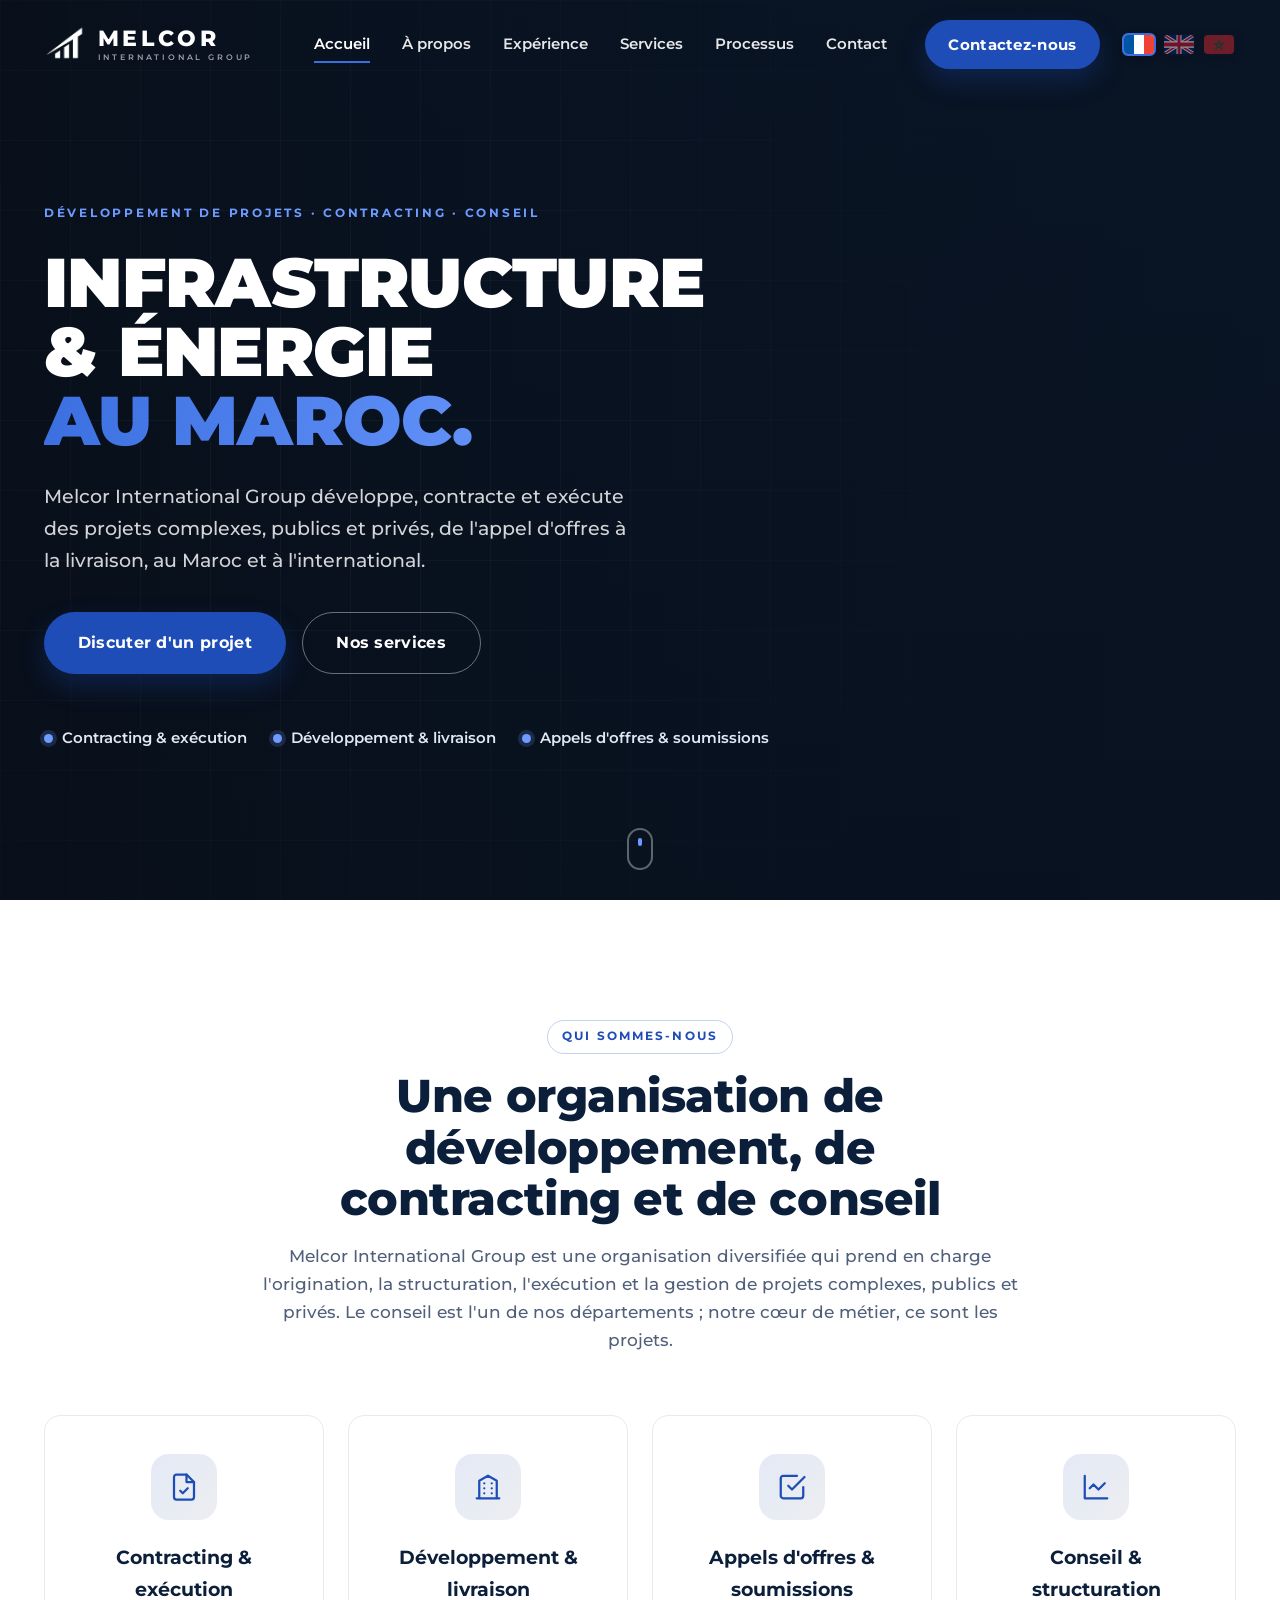
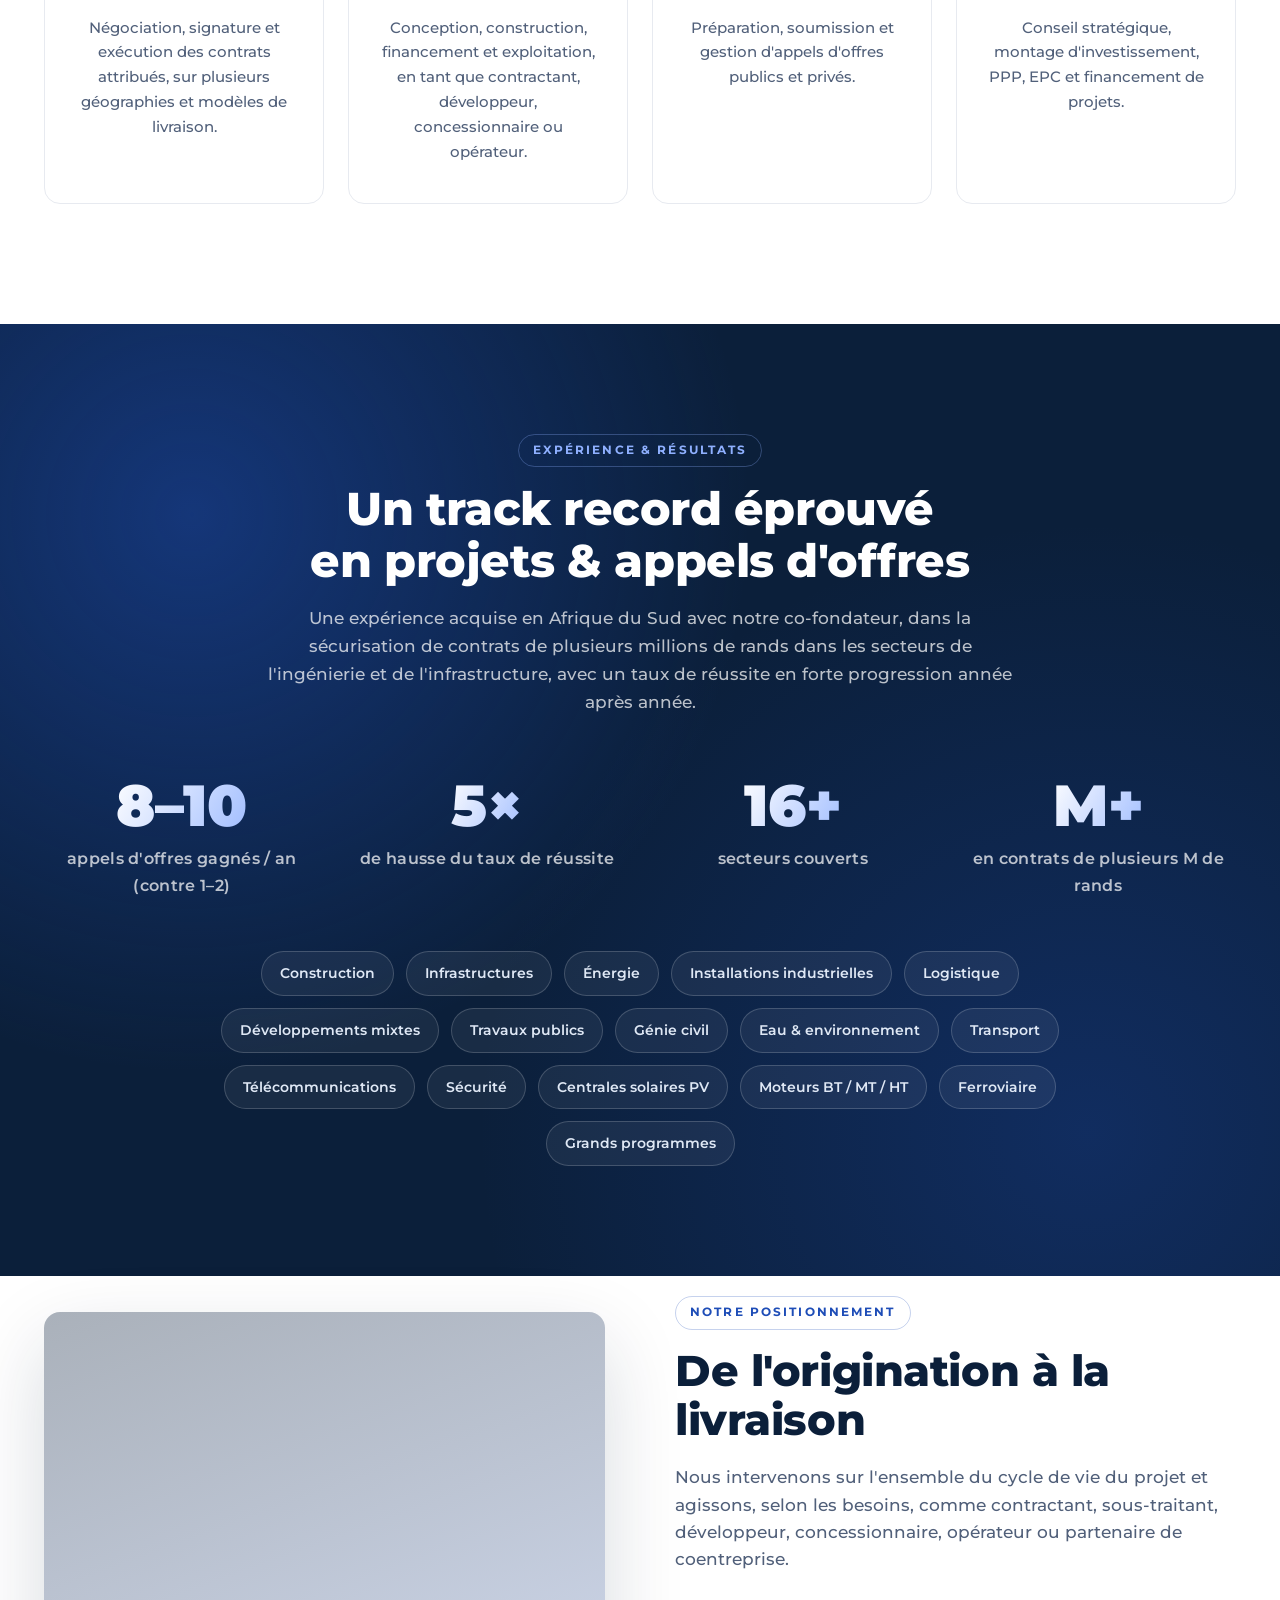
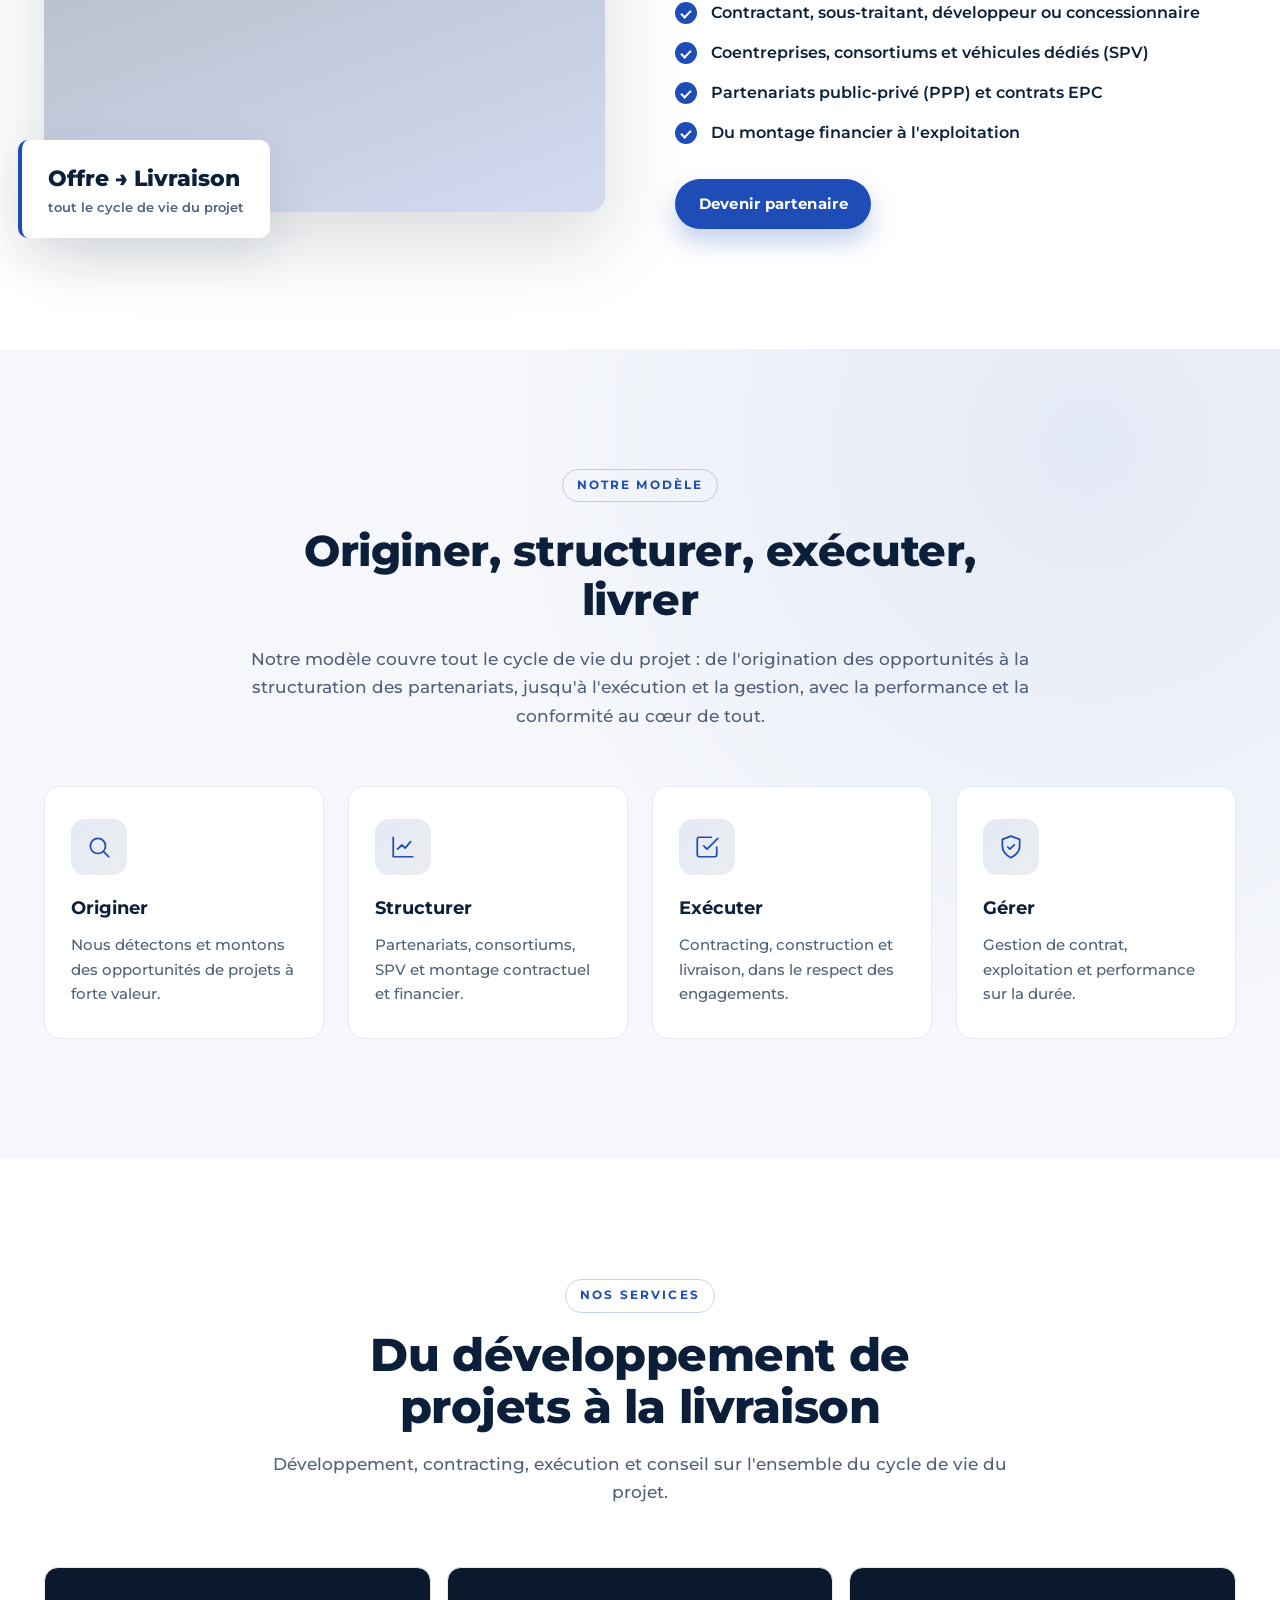
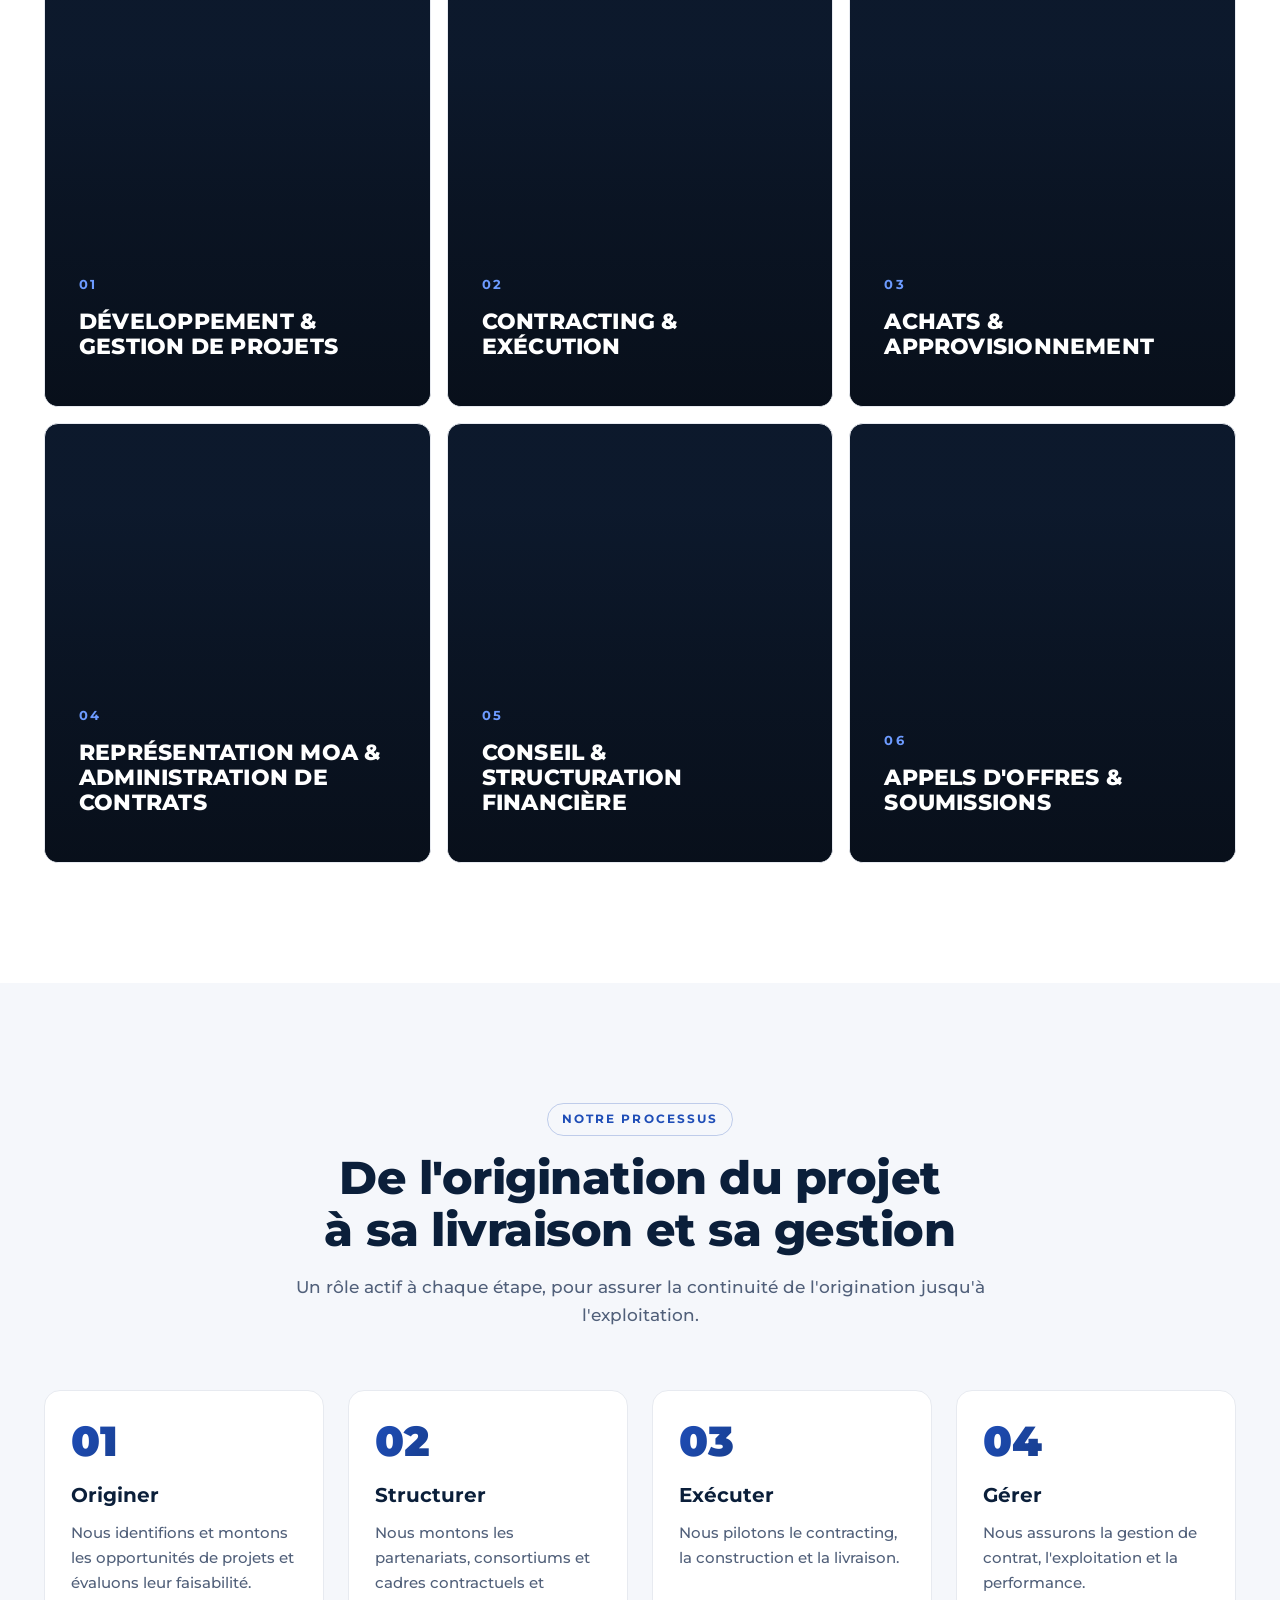
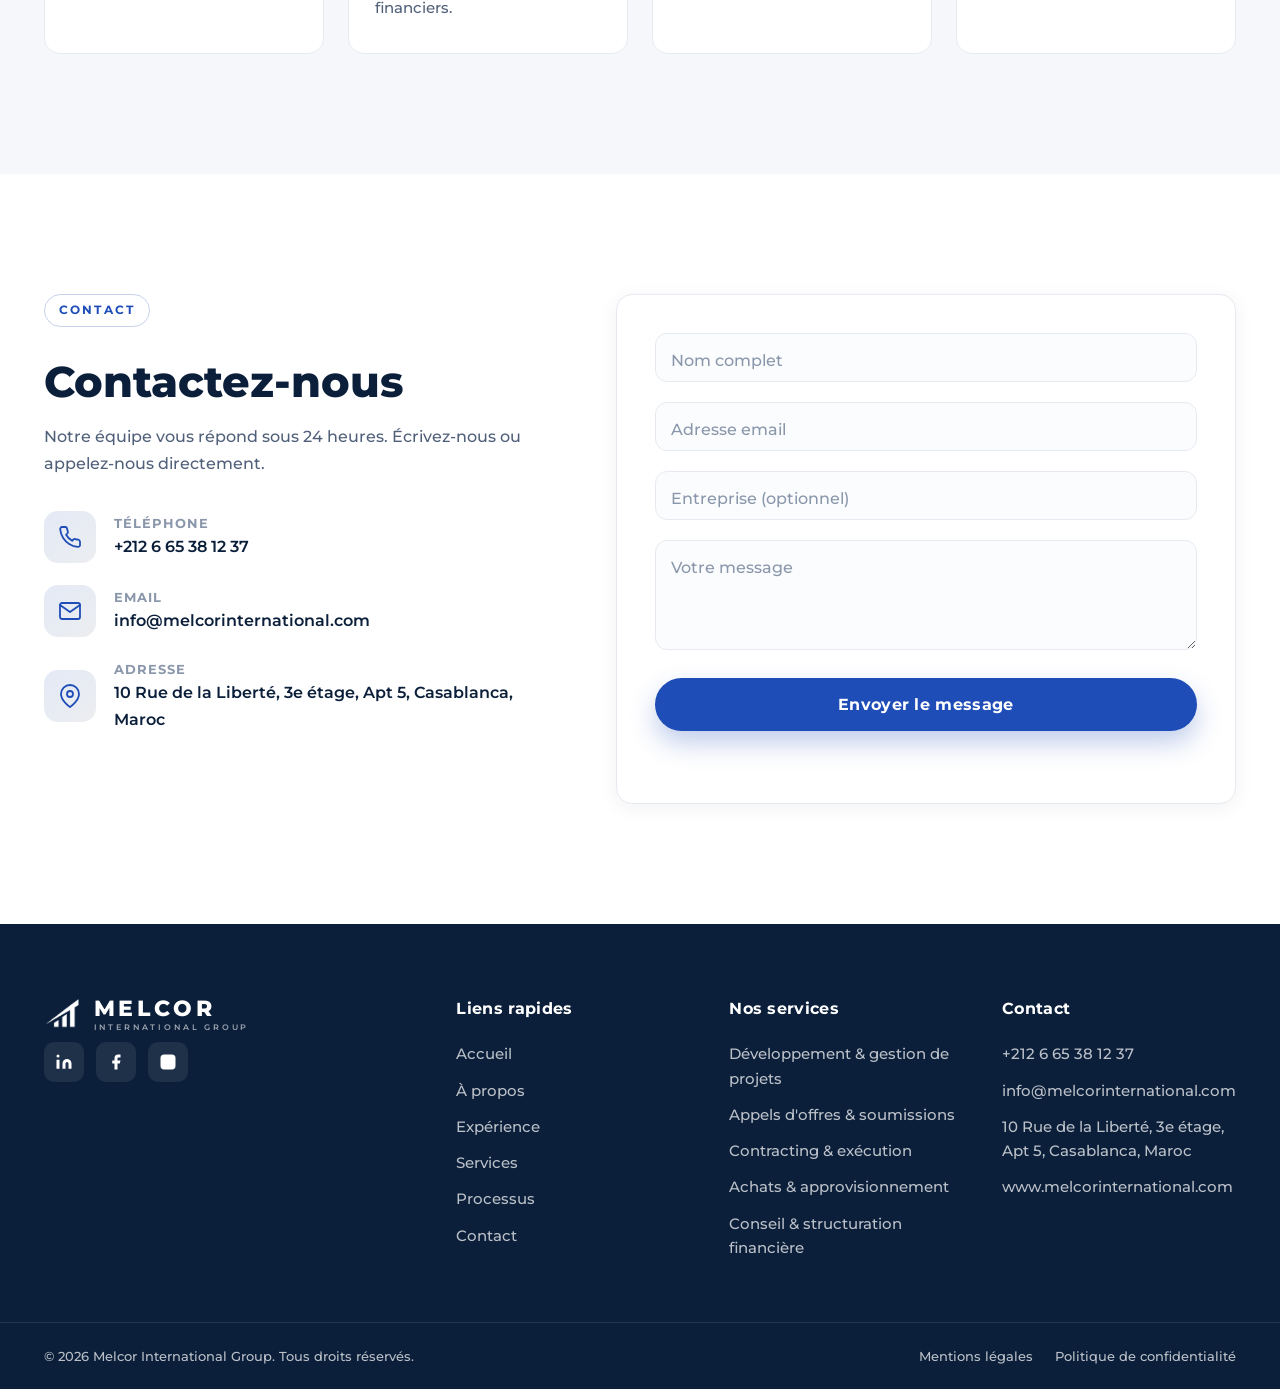
<file: index.html>
<!DOCTYPE html>
<html lang="fr">
<head>
  <meta charset="UTF-8" />
  <meta name="viewport" content="width=device-width, initial-scale=1.0" />
  <title>Melcor International Group | Développement de projets, contracting & conseil au Maroc</title>
  <meta name="description" content="Melcor International Group développe, contracte et exécute des projets complexes publics et privés au Maroc et à l'international : appels d'offres, contracting, développement, PPP, EPC, financement et conseil." />
  <meta name="theme-color" content="#0B1F3A" />
  <link rel="canonical" href="https://melcorinternational.com/" />

  <!-- Favicon -->
  <link rel="icon" type="image/svg+xml" href="favicon.svg" />

  <!-- Open Graph / partage social -->
  <meta property="og:type" content="website" />
  <meta property="og:site_name" content="Melcor International Group" />
  <meta property="og:title" content="Melcor International Group | Développement de projets & contracting au Maroc" />
  <meta property="og:description" content="Développement, contracting, exécution et conseil, sur tout le cycle de vie des projets, de l'appel d'offres à la livraison." />
  <meta property="og:url" content="https://melcorinternational.com/" />
  <meta property="og:image" content="https://melcorinternational.com/og-image.png" />
  <meta property="og:image:width" content="1200" />
  <meta property="og:image:height" content="630" />
  <meta name="twitter:card" content="summary_large_image" />
  <meta name="twitter:title" content="Melcor International Group" />
  <meta name="twitter:description" content="Développement de projets, contracting & conseil au Maroc." />
  <meta name="twitter:image" content="https://melcorinternational.com/og-image.png" />

  <!-- Fonts -->
  <link rel="preconnect" href="https://fonts.googleapis.com" />
  <link rel="preconnect" href="https://fonts.gstatic.com" crossorigin />
  <link href="https://fonts.googleapis.com/css2?family=Cairo:wght@400;500;600;700;800;900&family=Montserrat:wght@400;500;600;700;800;900&display=swap" rel="stylesheet" />

  <link rel="stylesheet" href="css/styles.css" />
</head>
<body>

  <!-- ===================== HEADER ===================== -->
  <header class="header" id="header">
    <div class="container header__inner">
      <a href="#hero" class="brand" aria-label="Melcor International Group - Accueil">
        <span class="brand__logo">
          <img class="brand__img" src="assets/logo-icon.png" alt="" aria-hidden="true" />
        </span>
        <span class="brand__text">
          <span class="brand__name">MELCOR</span>
          <span class="brand__sub">INTERNATIONAL GROUP</span>
        </span>
      </a>

      <nav class="nav" id="nav">
        <a href="#hero" class="nav__link is-active" data-en="Home" data-ar="الرئيسية">Accueil</a>
        <a href="#about" class="nav__link" data-en="About" data-ar="من نحن">À propos</a>
        <a href="#experience" class="nav__link" data-en="Experience" data-ar="خبرتنا">Expérience</a>
        <a href="#services" class="nav__link" data-en="Services" data-ar="خدماتنا">Services</a>
        <a href="#method" class="nav__link" data-en="Process" data-ar="منهجيتنا">Processus</a>
        <a href="#contact" class="nav__link" data-en="Contact" data-ar="اتصل بنا">Contact</a>
        <a href="#contact" class="btn btn--primary nav__cta" data-en="Get in touch" data-ar="تواصل معنا">Contactez-nous</a>
      </nav>

      <div class="lang" role="group" aria-label="Choisir la langue / Choose language / اختر اللغة">
        <button class="lang__btn is-active" data-lang="fr" aria-label="Français" title="Français">
          <svg class="flag" viewBox="0 0 3 2" preserveAspectRatio="none" aria-hidden="true">
            <rect width="3" height="2" fill="#fff"/><rect width="1" height="2" fill="#0055A4"/><rect width="1" height="2" x="2" fill="#EF4135"/>
          </svg>
        </button>
        <button class="lang__btn" data-lang="en" aria-label="English" title="English">
          <svg class="flag" viewBox="0 0 60 30" preserveAspectRatio="none" aria-hidden="true">
            <rect width="60" height="30" fill="#012169"/>
            <path d="M0,0 L60,30 M60,0 L0,30" stroke="#fff" stroke-width="6"/>
            <path d="M0,0 L60,30 M60,0 L0,30" stroke="#C8102E" stroke-width="3"/>
            <path d="M30,0 V30 M0,15 H60" stroke="#fff" stroke-width="10"/>
            <path d="M30,0 V30 M0,15 H60" stroke="#C8102E" stroke-width="6"/>
          </svg>
        </button>
        <button class="lang__btn" data-lang="ar" aria-label="العربية" title="العربية">
          <svg class="flag" viewBox="0 0 60 40" preserveAspectRatio="none" aria-hidden="true">
            <rect width="60" height="40" fill="#c1272d"/>
            <path d="M30 11 L36.9 30.5 L20.3 18.4 L39.7 18.4 L23.1 30.5 Z" fill="none" stroke="#006233" stroke-width="1.6"/>
          </svg>
        </button>
      </div>

      <button class="burger" id="burger" aria-label="Ouvrir le menu" aria-expanded="false">
        <span></span><span></span><span></span>
      </button>
    </div>
  </header>

  <main>
    <!-- ===================== HERO ===================== -->
    <section class="hero" id="hero">
      <div class="hero__media" aria-hidden="true"></div>
      <div class="hero__grid" aria-hidden="true"></div>
      <div class="container hero__inner">
        <div class="hero__content">
          <span class="eyebrow reveal" data-en="Project Development · Contracting · Advisory" data-ar="تطوير المشاريع · المقاولة · الاستشارة">Développement de projets · Contracting · Conseil</span>
          <h1 class="hero__title">
            <span class="reveal" style="--d:.05s" data-en="INFRASTRUCTURE" data-ar="البنية التحتية">INFRASTRUCTURE</span>
            <span class="reveal" style="--d:.12s" data-en="& ENERGY" data-ar="والطاقة">& ÉNERGIE</span>
            <span class="reveal grad" style="--d:.2s" data-en="IN MOROCCO." data-ar="في المغرب.">AU MAROC.</span>
          </h1>
          <p class="hero__lead reveal" style="--d:.28s" data-en="Melcor International Group develops, contracts and delivers complex public and private projects, from tender to delivery, in Morocco and internationally." data-ar="تطوّر مجموعة ميلكور إنترناشيونال المشاريع المعقّدة العامة والخاصة وتتعاقد عليها وتنفّذها، من العطاء إلى التسليم، في المغرب ودولياً.">
            Melcor International Group développe, contracte et exécute des projets complexes,
            publics et privés, de l'appel d'offres à la livraison, au Maroc et à l'international.
          </p>
          <div class="hero__actions reveal" style="--d:.4s">
            <a href="#contact" class="btn btn--primary btn--lg" data-en="Discuss a project" data-ar="لنناقش مشروعك">Discuter d'un projet</a>
            <a href="#services" class="btn btn--ghost btn--lg" data-en="Our services" data-ar="خدماتنا">Nos services</a>
          </div>
          <div class="hero__meta reveal" style="--d:.52s">
            <div class="hero__point"><span class="dot"></span><span data-en="Contracting & execution" data-ar="المقاولة والتنفيذ">Contracting & exécution</span></div>
            <div class="hero__point"><span class="dot"></span><span data-en="Development & delivery" data-ar="التطوير والتسليم">Développement & livraison</span></div>
            <div class="hero__point"><span class="dot"></span><span data-en="Tendering & bidding" data-ar="العطاءات والمناقصات">Appels d'offres & soumissions</span></div>
          </div>
        </div>
      </div>
      <a href="#about" class="hero__scroll" aria-label="Défiler vers le bas">
        <span class="mouse"><span></span></span>
      </a>
    </section>

    <!-- ===================== MANDATE / PILLARS ===================== -->
    <section class="pillars" id="about">
      <div class="container">
        <div class="section-head reveal">
          <span class="section-head__tag" data-en="Company overview" data-ar="من نحن">Qui sommes-nous</span>
          <h2 data-en="A project development, contracting and advisory organization" data-ar="منظمة لتطوير المشاريع والمقاولة والاستشارة">Une organisation de développement, de contracting et de conseil</h2>
          <p data-en="Melcor International Group is a diversified organization engaged in the origination, structuring, execution and management of complex public and private projects. Advisory is one of our departments; our core focus is projects." data-ar="مجموعة ميلكور إنترناشيونال منظمة متنوّعة تتولّى نشأة المشاريع المعقّدة العامة والخاصة وهيكلتها وتنفيذها وإدارتها. الاستشارة أحد أقسامنا، وجوهر عملنا هو المشاريع.">
            Melcor International Group est une organisation diversifiée qui prend en charge l'origination,
            la structuration, l'exécution et la gestion de projets complexes, publics et privés.
            Le conseil est l'un de nos départements&nbsp;; notre cœur de métier, ce sont les projets.
          </p>
        </div>

        <div class="pillars__grid">
          <article class="pillar reveal" style="--d:.05s">
            <div class="pillar__icon">
              <svg viewBox="0 0 24 24"><path d="M14 2H6a2 2 0 0 0-2 2v16a2 2 0 0 0 2 2h12a2 2 0 0 0 2-2V8z"/><path d="M14 2v6h6M9 15l2 2 4-4"/></svg>
            </div>
            <h3 data-en="Contracting & execution" data-ar="المقاولة والتنفيذ">Contracting & exécution</h3>
            <p data-en="Negotiating, signing and performing awarded contracts across geographies and delivery models." data-ar="التفاوض على العقود المسنَدة وإبرامها وتنفيذها عبر مختلف المناطق ونماذج التسليم.">Négociation, signature et exécution des contrats attribués, sur plusieurs géographies et modèles de livraison.</p>
          </article>
          <article class="pillar reveal" style="--d:.15s">
            <div class="pillar__icon">
              <svg viewBox="0 0 24 24"><path d="M3 21h18M5 21V7l7-4 7 4v14M9 9h.01M9 13h.01M9 17h.01M15 9h.01M15 13h.01M15 17h.01"/></svg>
            </div>
            <h3 data-en="Development & delivery" data-ar="التطوير والتسليم">Développement & livraison</h3>
            <p data-en="Design, construction, financing and operation, as contractor, developer, concessionaire or operator." data-ar="التصميم والبناء والتمويل والتشغيل، بصفتنا مقاولاً أو مطوّراً أو صاحب امتياز أو مشغّلاً.">Conception, construction, financement et exploitation, en tant que contractant, développeur, concessionnaire ou opérateur.</p>
          </article>
          <article class="pillar reveal" style="--d:.25s">
            <div class="pillar__icon">
              <svg viewBox="0 0 24 24"><path d="M9 11l3 3L22 4M21 12v7a2 2 0 0 1-2 2H5a2 2 0 0 1-2-2V5a2 2 0 0 1 2-2h11"/></svg>
            </div>
            <h3 data-en="Tendering & bidding" data-ar="العطاءات والمناقصات">Appels d'offres & soumissions</h3>
            <p data-en="Preparing, submitting and managing public and private tenders." data-ar="إعداد العطاءات العامة والخاصة وتقديمها وإدارتها.">Préparation, soumission et gestion d'appels d'offres publics et privés.</p>
          </article>
          <article class="pillar reveal" style="--d:.35s">
            <div class="pillar__icon">
              <svg viewBox="0 0 24 24"><path d="M3 3v18h18"/><path d="m19 9-5 5-4-4-3 3"/></svg>
            </div>
            <h3 data-en="Advisory & structuring" data-ar="الاستشارة والهيكلة">Conseil & structuration</h3>
            <p data-en="Strategic advisory, investment structuring, PPP, EPC and project financing." data-ar="الاستشارة الاستراتيجية وهيكلة الاستثمار والشراكات والـ EPC وتمويل المشاريع.">Conseil stratégique, montage d'investissement, PPP, EPC et financement de projets.</p>
          </article>
        </div>
      </div>
    </section>

    <!-- ===================== EXPERIENCE (navy band) ===================== -->
    <section class="stats" id="experience">
      <div class="stats__bg" aria-hidden="true"></div>
      <div class="container">
        <div class="section-head section-head--light reveal">
          <span class="section-head__tag" data-en="Experience & track record" data-ar="الخبرة والإنجازات">Expérience & résultats</span>
          <h2 data-en="A proven track record in projects & tenders" data-ar="سجل حافل ومُثبت في المشاريع والعطاءات">Un track record éprouvé en projets & appels d'offres</h2>
          <p data-en="Experience gained in South Africa with our co-founder, securing multi-million rand contracts across engineering and infrastructure sectors, with a win rate that grew year after year." data-ar="خبرة اكتُسبت في جنوب إفريقيا مع الشريك المؤسّس، في الفوز بعقود بملايين الراندات في قطاعَي الهندسة والبنية التحتية، مع معدل نجاح في تصاعد عاماً بعد عام." style="color:rgba(255,255,255,.72)">
            Une expérience acquise en Afrique du Sud avec notre co-fondateur, dans la sécurisation de
            contrats de plusieurs millions de rands dans les secteurs de l'ingénierie et de
            l'infrastructure, avec un taux de réussite en forte progression année après année.
          </p>
        </div>

        <div class="stats__grid">
          <div class="stat reveal" style="--d:.05s"><span class="stat__num">8–10</span><p data-en="tenders won per year (up from 1–2)" data-ar="عطاءات مكسوبة سنوياً (مقابل 1–2)">appels d'offres gagnés / an (contre 1–2)</p></div>
          <div class="stat reveal" style="--d:.15s"><span class="stat__num" data-target="5" data-suffix="×">0</span><p data-en="increase in win rate" data-ar="زيادة في معدل النجاح">de hausse du taux de réussite</p></div>
          <div class="stat reveal" style="--d:.25s"><span class="stat__num" data-target="16" data-suffix="+">0</span><p data-en="sectors covered" data-ar="قطاعات مغطّاة">secteurs couverts</p></div>
          <div class="stat reveal" style="--d:.35s"><span class="stat__num">M+</span><p data-en="multi-million rand contracts secured" data-ar="عقود بملايين الراندات">en contrats de plusieurs M de rands</p></div>
        </div>

        <div class="chips reveal" style="--d:.2s">
          <span class="chip" data-en="Construction" data-ar="البناء">Construction</span>
          <span class="chip" data-en="Infrastructure" data-ar="البنية التحتية">Infrastructures</span>
          <span class="chip" data-en="Energy" data-ar="الطاقة">Énergie</span>
          <span class="chip" data-en="Industrial facilities" data-ar="المنشآت الصناعية">Installations industrielles</span>
          <span class="chip" data-en="Logistics" data-ar="اللوجستيك">Logistique</span>
          <span class="chip" data-en="Mixed-use developments" data-ar="التطويرات المختلطة">Développements mixtes</span>
          <span class="chip" data-en="Public works" data-ar="الأشغال العمومية">Travaux publics</span>
          <span class="chip" data-en="Civil engineering" data-ar="الهندسة المدنية">Génie civil</span>
          <span class="chip" data-en="Water & environment" data-ar="الماء والبيئة">Eau & environnement</span>
          <span class="chip" data-en="Transportation" data-ar="النقل">Transport</span>
          <span class="chip" data-en="Telecommunications" data-ar="الاتصالات">Télécommunications</span>
          <span class="chip" data-en="Security" data-ar="الأمن">Sécurité</span>
          <span class="chip" data-en="Solar PV plants" data-ar="محطات الطاقة الشمسية">Centrales solaires PV</span>
          <span class="chip" data-en="LV / MV / HV motors" data-ar="محرّكات الجهد المنخفض/المتوسط/العالي">Moteurs BT / MT / HT</span>
          <span class="chip" data-en="Railway" data-ar="السكك الحديدية">Ferroviaire</span>
          <span class="chip" data-en="Large-scale programs" data-ar="البرامج الكبرى">Grands programmes</span>
        </div>
      </div>
    </section>

    <!-- ===================== POSITIONING (SPLIT) ===================== -->
    <section class="about">
      <div class="container about__grid">
        <div class="about__media reveal">
          <div class="about__img"></div>
          <div class="about__badge">
            <strong data-en="Bid → Delivery" data-ar="من العطاء إلى التسليم">Offre → Livraison</strong>
            <span data-en="full project lifecycle" data-ar="كامل دورة حياة المشروع">tout le cycle de vie du projet</span>
          </div>
        </div>
        <div class="about__content reveal" style="--d:.15s">
          <span class="section-head__tag" data-en="Our positioning" data-ar="موقعنا">Notre positionnement</span>
          <h2 data-en="From origination to delivery" data-ar="من النشأة إلى التسليم">De l'origination à la livraison</h2>
          <p data-en="We operate across the full project lifecycle, acting as contractor, subcontractor, developer, concessionaire, operator or joint-venture partner as needed." data-ar="نعمل على كامل دورة حياة المشروع، ونتصرّف حسب الحاجة كمقاول أو مقاول من الباطن أو مطوّر أو صاحب امتياز أو مشغّل أو شريك في مشروع مشترك.">
            Nous intervenons sur l'ensemble du cycle de vie du projet et agissons, selon les besoins,
            comme contractant, sous-traitant, développeur, concessionnaire, opérateur ou partenaire de coentreprise.
          </p>
          <ul class="checklist">
            <li data-en="Contractor, subcontractor, developer or concessionaire" data-ar="مقاول، مقاول من الباطن، مطوّر أو صاحب امتياز">Contractant, sous-traitant, développeur ou concessionnaire</li>
            <li data-en="Joint ventures, consortiums and special purpose vehicles (SPVs)" data-ar="مشاريع مشتركة وتحالفات وكيانات ذات غرض خاص (SPV)">Coentreprises, consortiums et véhicules dédiés (SPV)</li>
            <li data-en="Public-private partnerships (PPP) and EPC contracts" data-ar="شراكات بين القطاعين العام والخاص (PPP) وعقود EPC">Partenariats public-privé (PPP) et contrats EPC</li>
            <li data-en="From financial structuring to operation" data-ar="من الهيكلة المالية إلى التشغيل">Du montage financier à l'exploitation</li>
          </ul>
          <a href="#contact" class="btn btn--primary" data-en="Partner with us" data-ar="كن شريكاً">Devenir partenaire</a>
        </div>
      </div>
    </section>

    <!-- ===================== MODEL & VALUES ===================== -->
    <section class="mission" id="mission">
      <div class="mission__bg" aria-hidden="true"></div>
      <div class="container">
        <div class="mission__lead reveal">
          <span class="section-head__tag" data-en="Our model" data-ar="نموذجنا">Notre modèle</span>
          <h2 data-en="Originate, structure, execute, deliver" data-ar="النشأة، الهيكلة، التنفيذ، التسليم">Originer, structurer, exécuter, livrer</h2>
          <p data-en="Our model spans the full project lifecycle: from originating opportunities to structuring partnerships, through execution and management, with performance and compliance at the core." data-ar="يغطّي نموذجنا كامل دورة حياة المشروع: من نشأة الفرص إلى هيكلة الشراكات، مروراً بالتنفيذ والإدارة، مع الأداء والامتثال في الصميم.">
            Notre modèle couvre tout le cycle de vie du projet : de l'origination des opportunités à la
            structuration des partenariats, jusqu'à l'exécution et la gestion, avec la performance et la
            conformité au cœur de tout.
          </p>
        </div>

        <div class="values__grid">
          <article class="value reveal" style="--d:.05s">
            <span class="value__ic"><svg viewBox="0 0 24 24"><circle cx="11" cy="11" r="7"/><path d="m21 21-4.3-4.3"/></svg></span>
            <h3 data-en="Originate" data-ar="النشأة">Originer</h3>
            <p data-en="We identify and originate high-value project opportunities." data-ar="نكتشف فرص المشاريع عالية القيمة ونؤسّسها.">Nous détectons et montons des opportunités de projets à forte valeur.</p>
          </article>
          <article class="value reveal" style="--d:.13s">
            <span class="value__ic"><svg viewBox="0 0 24 24"><path d="M3 3v18h18"/><path d="m7 14 4-4 3 3 5-6"/></svg></span>
            <h3 data-en="Structure" data-ar="الهيكلة">Structurer</h3>
            <p data-en="Partnerships, consortiums, SPVs and contractual and financial structuring." data-ar="الشراكات والتحالفات والكيانات ذات الغرض الخاص والهيكلة التعاقدية والمالية.">Partenariats, consortiums, SPV et montage contractuel et financier.</p>
          </article>
          <article class="value reveal" style="--d:.21s">
            <span class="value__ic"><svg viewBox="0 0 24 24"><path d="M9 11l3 3L22 4M21 12v7a2 2 0 0 1-2 2H5a2 2 0 0 1-2-2V5a2 2 0 0 1 2-2h11"/></svg></span>
            <h3 data-en="Execute" data-ar="التنفيذ">Exécuter</h3>
            <p data-en="Contracting, construction and delivery, true to commitments." data-ar="المقاولة والبناء والتسليم، وفق الالتزامات.">Contracting, construction et livraison, dans le respect des engagements.</p>
          </article>
          <article class="value reveal" style="--d:.29s">
            <span class="value__ic"><svg viewBox="0 0 24 24"><path d="M12 2 4 5v6c0 5 3.5 8.5 8 11 4.5-2.5 8-6 8-11V5l-8-3Z"/><path d="m9 12 2 2 4-4"/></svg></span>
            <h3 data-en="Manage" data-ar="الإدارة">Gérer</h3>
            <p data-en="Contract management, operation and long-term performance." data-ar="إدارة العقود والتشغيل والأداء على المدى الطويل.">Gestion de contrat, exploitation et performance sur la durée.</p>
          </article>
        </div>
      </div>
    </section>

    <!-- ===================== SERVICES ===================== -->
    <section class="services" id="services">
      <div class="container">
        <div class="section-head reveal">
          <span class="section-head__tag" data-en="Our services" data-ar="خدماتنا">Nos services</span>
          <h2 data-en="From project development to delivery" data-ar="من تطوير المشاريع إلى التسليم">Du développement de projets à la livraison</h2>
          <p data-en="Development, contracting, execution and advisory across the full project lifecycle." data-ar="التطوير والمقاولة والتنفيذ والاستشارة على كامل دورة حياة المشروع.">Développement, contracting, exécution et conseil sur l'ensemble du cycle de vie du projet.</p>
        </div>

        <div class="panels">
          <article class="panel reveal" style="--d:.05s">
            <div class="panel__bg" style="background-image:url('https://images.unsplash.com/photo-1504307651254-35680f356dfd?auto=format&fit=crop&w=800&q=80')"></div>
            <div class="panel__inner">
              <span class="panel__no">01</span>
              <h3 data-en="Project & development management" data-ar="تطوير وإدارة المشاريع">Développement & gestion de projets</h3>
              <p data-en="End-to-end project leadership: development, planning, coordination and delivery." data-ar="قيادة شاملة للمشاريع: التطوير والتخطيط والتنسيق والتسليم.">Pilotage complet des projets : développement, planification, coordination et livraison.</p>
              <span class="panel__line"></span>
            </div>
          </article>

          <article class="panel reveal" style="--d:.12s">
            <div class="panel__bg" style="background-image:url('https://images.unsplash.com/photo-1541888946425-d81bb19240f5?auto=format&fit=crop&w=800&q=80')"></div>
            <div class="panel__inner">
              <span class="panel__no">02</span>
              <h3 data-en="Contracting & execution" data-ar="المقاولة والتنفيذ">Contracting & exécution</h3>
              <p data-en="Negotiating and performing awarded contracts, as contractor or partner." data-ar="التفاوض على العقود المسنَدة وتنفيذها، كمقاول أو شريك.">Négociation et exécution des contrats attribués, en tant que contractant ou partenaire.</p>
              <span class="panel__line"></span>
            </div>
          </article>

          <article class="panel reveal" style="--d:.19s">
            <div class="panel__bg" style="background-image:url('https://images.unsplash.com/photo-1553413077-190dd305871c?auto=format&fit=crop&w=800&q=80')"></div>
            <div class="panel__inner">
              <span class="panel__no">03</span>
              <h3 data-en="Procurement management" data-ar="المشتريات والتوريد">Achats & approvisionnement</h3>
              <p data-en="Procurement strategy, equipment sourcing and delivery coordination." data-ar="استراتيجية المشتريات وتوريد المعدّات وتنسيق التسليم.">Stratégie d'achats, sourcing d'équipements et coordination de la livraison.</p>
              <span class="panel__line"></span>
            </div>
          </article>

          <article class="panel reveal" style="--d:.05s">
            <div class="panel__bg" style="background-image:url('https://images.unsplash.com/photo-1521791136064-7986c2920216?auto=format&fit=crop&w=800&q=80')"></div>
            <div class="panel__inner">
              <span class="panel__no">04</span>
              <h3 data-en="Owner's representation & contract admin" data-ar="تمثيل صاحب المشروع وإدارة العقود">Représentation MOA & administration de contrats</h3>
              <p data-en="Owner's representation, contract administration and stakeholder management." data-ar="تمثيل صاحب المشروع وإدارة العقود وإدارة الأطراف المعنية.">Représentation du maître d'ouvrage, administration des contrats et gestion des parties prenantes.</p>
              <span class="panel__line"></span>
            </div>
          </article>

          <article class="panel reveal" style="--d:.12s">
            <div class="panel__bg" style="background-image:url('https://images.unsplash.com/photo-1554224155-6726b3ff858f?auto=format&fit=crop&w=800&q=80')"></div>
            <div class="panel__inner">
              <span class="panel__no">05</span>
              <h3 data-en="Advisory & financial structuring" data-ar="الاستشارة والهيكلة المالية">Conseil & structuration financière</h3>
              <p data-en="Strategic advisory, PPP, EPC, investment structuring and project financing." data-ar="الاستشارة الاستراتيجية والـ PPP والـ EPC وهيكلة الاستثمار وتمويل المشاريع.">Conseil stratégique, PPP, EPC, montage d'investissement et financement de projets.</p>
              <span class="panel__line"></span>
            </div>
          </article>

          <article class="panel reveal" style="--d:.19s">
            <div class="panel__bg" style="background-image:url('https://images.unsplash.com/photo-1450101499163-c8848c66ca85?auto=format&fit=crop&w=800&q=80')"></div>
            <div class="panel__inner">
              <span class="panel__no">06</span>
              <h3 data-en="Tendering & bidding" data-ar="العطاءات والمناقصات">Appels d'offres & soumissions</h3>
              <p data-en="Preparing, submitting and managing tenders." data-ar="إعداد العطاءات وتقديمها وإدارتها.">Préparation, soumission et gestion d'appels d'offres.</p>
              <span class="panel__line"></span>
            </div>
          </article>
        </div>
      </div>
    </section>

    <!-- ===================== PROCESS / METHOD ===================== -->
    <section class="method" id="method">
      <div class="container">
        <div class="section-head reveal">
          <span class="section-head__tag" data-en="Our process" data-ar="منهجيتنا">Notre processus</span>
          <h2 data-en="From project origination to delivery and management" data-ar="من نشأة المشروع إلى تسليمه وإدارته">De l'origination du projet à sa livraison et sa gestion</h2>
          <p data-en="An active role at every stage, ensuring continuity from origination through to operation." data-ar="دور فعّال في كل مرحلة لضمان الاستمرارية من النشأة حتى التشغيل.">Un rôle actif à chaque étape, pour assurer la continuité de l'origination jusqu'à l'exploitation.</p>
        </div>

        <div class="method__grid">
          <article class="step reveal" style="--d:.05s">
            <span class="step__no">01</span>
            <h3 data-en="Originate" data-ar="النشأة">Originer</h3>
            <p data-en="We identify and originate project opportunities and assess feasibility." data-ar="نحدّد فرص المشاريع ونؤسّسها ونقيّم جدواها.">Nous identifions et montons les opportunités de projets et évaluons leur faisabilité.</p>
          </article>
          <article class="step reveal" style="--d:.15s">
            <span class="step__no">02</span>
            <h3 data-en="Structure" data-ar="الهيكلة">Structurer</h3>
            <p data-en="We structure partnerships, consortiums and contractual and financial frameworks." data-ar="نبني الشراكات والتحالفات والأطر التعاقدية والمالية.">Nous montons les partenariats, consortiums et cadres contractuels et financiers.</p>
          </article>
          <article class="step reveal" style="--d:.25s">
            <span class="step__no">03</span>
            <h3 data-en="Execute" data-ar="التنفيذ">Exécuter</h3>
            <p data-en="We drive contracting, construction and delivery." data-ar="نقود المقاولة والبناء والتسليم.">Nous pilotons le contracting, la construction et la livraison.</p>
          </article>
          <article class="step reveal" style="--d:.35s">
            <span class="step__no">04</span>
            <h3 data-en="Manage" data-ar="الإدارة">Gérer</h3>
            <p data-en="We ensure contract management, operation and performance." data-ar="نضمن إدارة العقود والتشغيل والأداء.">Nous assurons la gestion de contrat, l'exploitation et la performance.</p>
          </article>
        </div>
      </div>
    </section>


    <!-- ===================== CONTACT ===================== -->
    <section class="contact" id="contact">
      <div class="container contact__grid">
        <div class="contact__info reveal">
          <span class="section-head__tag" data-en="Contact" data-ar="اتصل بنا">Contact</span>
          <h2 data-en="Contact us" data-ar="تواصل معنا">Contactez-nous</h2>
          <p data-en="Our team replies within 24 hours. Write to us or call us directly." data-ar="يردّ فريقنا خلال 24 ساعة. راسلنا أو اتصل بنا مباشرة.">Notre équipe vous répond sous 24 heures. Écrivez-nous ou appelez-nous directement.</p>

          <ul class="contact__list">
            <li>
              <span class="contact__ic"><svg viewBox="0 0 24 24"><path d="M22 16.9v3a2 2 0 0 1-2.2 2 19.8 19.8 0 0 1-8.6-3 19.5 19.5 0 0 1-6-6 19.8 19.8 0 0 1-3-8.6A2 2 0 0 1 4.1 2h3a2 2 0 0 1 2 1.7c.1.9.4 1.8.7 2.7a2 2 0 0 1-.5 2.1L8.1 9.8a16 16 0 0 0 6 6l1.3-1.3a2 2 0 0 1 2.1-.4c.9.3 1.8.5 2.7.6a2 2 0 0 1 1.7 2z"/></svg></span>
              <div><strong data-en="Phone" data-ar="الهاتف">Téléphone</strong><a href="tel:+212665381237" dir="ltr">+212 6 65 38 12 37</a></div>
            </li>
            <li>
              <span class="contact__ic"><svg viewBox="0 0 24 24"><path d="M4 4h16a2 2 0 0 1 2 2v12a2 2 0 0 1-2 2H4a2 2 0 0 1-2-2V6a2 2 0 0 1 2-2z"/><path d="m22 6-10 7L2 6"/></svg></span>
              <div><strong data-en="Email" data-ar="البريد الإلكتروني">Email</strong><a href="mailto:info@melcorinternational.com" dir="ltr">info@melcorinternational.com</a></div>
            </li>
            <li>
              <span class="contact__ic"><svg viewBox="0 0 24 24"><path d="M21 10c0 7-9 13-9 13s-9-6-9-13a9 9 0 0 1 18 0z"/><circle cx="12" cy="10" r="3"/></svg></span>
              <div><strong data-en="Address" data-ar="العنوان">Adresse</strong><span data-en="10 Rue de la Liberté, 3rd floor, Apt 5, Casablanca, Morocco" data-ar="10 شارع الحرية، الطابق الثالث، شقة 5، الدار البيضاء، المغرب">10 Rue de la Liberté, 3e étage, Apt 5, Casablanca, Maroc</span></div>
            </li>
          </ul>
        </div>

        <form class="contact__form reveal" style="--d:.15s" id="contactForm" novalidate>
          <div class="field">
            <input type="text" name="name" id="f-name" required placeholder=" " />
            <label for="f-name" data-en="Full name" data-ar="الاسم الكامل">Nom complet</label>
          </div>
          <div class="field">
            <input type="email" name="email" id="f-email" required placeholder=" " />
            <label for="f-email" data-en="Email address" data-ar="البريد الإلكتروني">Adresse email</label>
          </div>
          <div class="field">
            <input type="text" name="company" id="f-company" placeholder=" " />
            <label for="f-company" data-en="Company (optional)" data-ar="الشركة (اختياري)">Entreprise (optionnel)</label>
          </div>
          <div class="field">
            <textarea name="message" id="f-message" rows="4" required placeholder=" "></textarea>
            <label for="f-message" data-en="Your message" data-ar="رسالتك">Votre message</label>
          </div>
          <button type="submit" class="btn btn--primary btn--lg btn--block" data-en="Send message" data-ar="إرسال الرسالة">Envoyer le message</button>
          <p class="form__note" id="formNote" role="status"></p>
        </form>
      </div>
    </section>
  </main>

  <!-- ===================== FOOTER ===================== -->
  <footer class="footer">
    <div class="container footer__grid">
      <div class="footer__brand">
        <a href="#hero" class="brand brand--light">
          <span class="brand__logo">
            <img class="brand__img" src="assets/logo-icon.png" alt="" aria-hidden="true" />
          </span>
          <span class="brand__text">
            <span class="brand__name">MELCOR</span>
            <span class="brand__sub">INTERNATIONAL GROUP</span>
          </span>
        </a>
        <div class="socials">
          <a href="#" aria-label="LinkedIn"><svg viewBox="0 0 24 24"><path d="M16 8a6 6 0 0 1 6 6v7h-4v-7a2 2 0 0 0-4 0v7h-4v-7a6 6 0 0 1 6-6zM2 9h4v12H2zM4 2a2 2 0 1 1 0 4 2 2 0 0 1 0-4z"/></svg></a>
          <a href="#" aria-label="Facebook"><svg viewBox="0 0 24 24"><path d="M18 2h-3a5 5 0 0 0-5 5v3H7v4h3v8h4v-8h3l1-4h-4V7a1 1 0 0 1 1-1h3z"/></svg></a>
          <a href="#" aria-label="Instagram"><svg viewBox="0 0 24 24"><rect x="2" y="2" width="20" height="20" rx="5"/><circle cx="12" cy="12" r="4"/><circle cx="17.5" cy="6.5" r="1"/></svg></a>
        </div>
      </div>

      <div class="footer__col">
        <h4 data-en="Quick links" data-ar="روابط سريعة">Liens rapides</h4>
        <a href="#hero" data-en="Home" data-ar="الرئيسية">Accueil</a>
        <a href="#about" data-en="About" data-ar="من نحن">À propos</a>
        <a href="#experience" data-en="Experience" data-ar="خبرتنا">Expérience</a>
        <a href="#services" data-en="Services" data-ar="خدماتنا">Services</a>
        <a href="#method" data-en="Process" data-ar="منهجيتنا">Processus</a>
        <a href="#contact" data-en="Contact" data-ar="اتصل بنا">Contact</a>
      </div>

      <div class="footer__col">
        <h4 data-en="Our services" data-ar="خدماتنا">Nos services</h4>
        <a href="#services" data-en="Project & development management" data-ar="تطوير وإدارة المشاريع">Développement & gestion de projets</a>
        <a href="#services" data-en="Tendering & bidding" data-ar="العطاءات والمناقصات">Appels d'offres & soumissions</a>
        <a href="#services" data-en="Contracting & execution" data-ar="المقاولة والتنفيذ">Contracting & exécution</a>
        <a href="#services" data-en="Procurement management" data-ar="المشتريات والتوريد">Achats & approvisionnement</a>
        <a href="#services" data-en="Advisory & financial structuring" data-ar="الاستشارة والهيكلة المالية">Conseil & structuration financière</a>
      </div>

      <div class="footer__col">
        <h4 data-en="Contact" data-ar="اتصل بنا">Contact</h4>
        <a href="tel:+212665381237" dir="ltr">+212 6 65 38 12 37</a>
        <a href="mailto:info@melcorinternational.com" dir="ltr">info@melcorinternational.com</a>
        <span class="footer__text" data-en="10 Rue de la Liberté, 3rd floor, Apt 5, Casablanca, Morocco" data-ar="10 شارع الحرية، الطابق الثالث، شقة 5، الدار البيضاء، المغرب">10 Rue de la Liberté, 3e étage, Apt 5, Casablanca, Maroc</span>
        <a href="https://melcorinternational.com" dir="ltr">www.melcorinternational.com</a>
      </div>
    </div>
    <div class="footer__bottom">
      <div class="container">
        <p data-en="© 2026 Melcor International Group. All rights reserved." data-ar="© 2026 ميلكور إنترناشيونال غروب. جميع الحقوق محفوظة.">© 2026 Melcor International Group. Tous droits réservés.</p>
        <nav class="footer__legal">
          <a href="mentions-legales.html" data-en="Legal notice" data-ar="الإشعار القانوني">Mentions légales</a>
          <a href="confidentialite.html" data-en="Privacy policy" data-ar="سياسة الخصوصية">Politique de confidentialité</a>
        </nav>
      </div>
    </div>
  </footer>

  <script src="js/i18n.js"></script>
  <script src="js/main.js"></script>
</body>
</html>
</file>
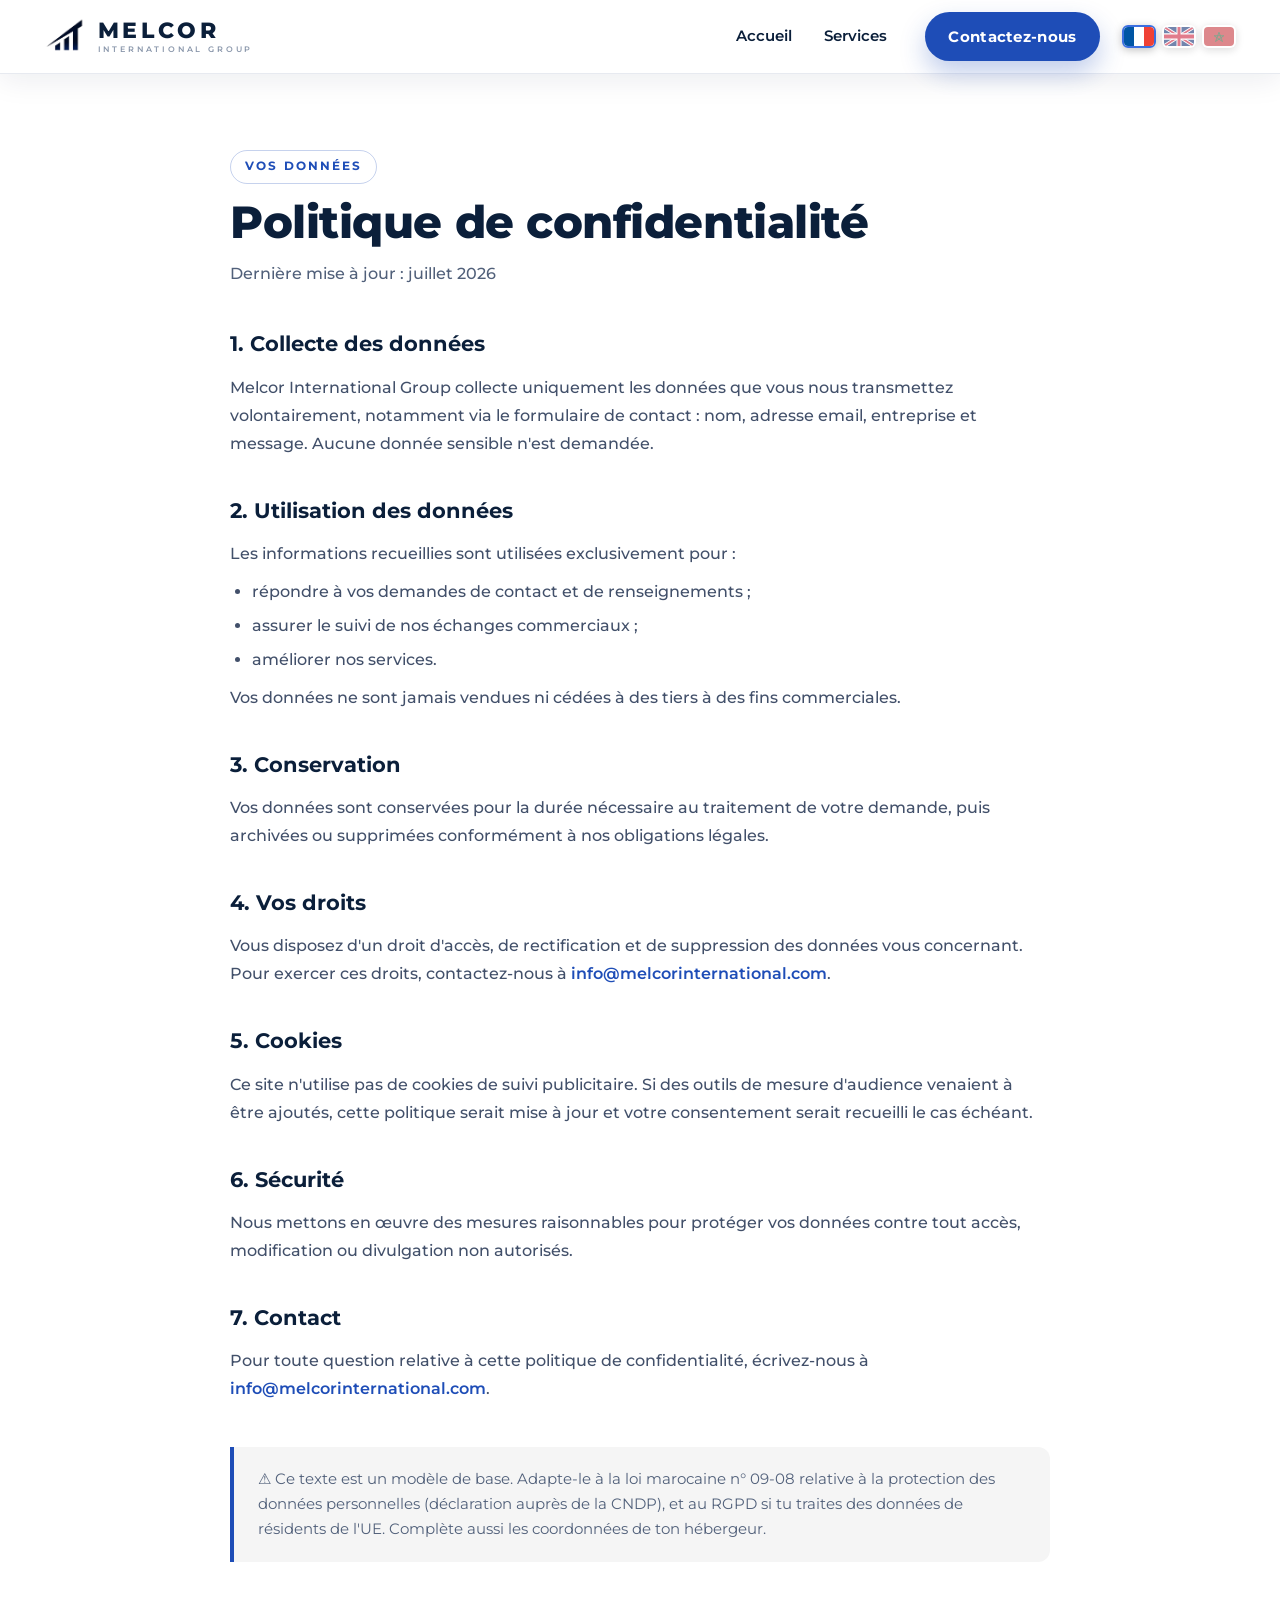
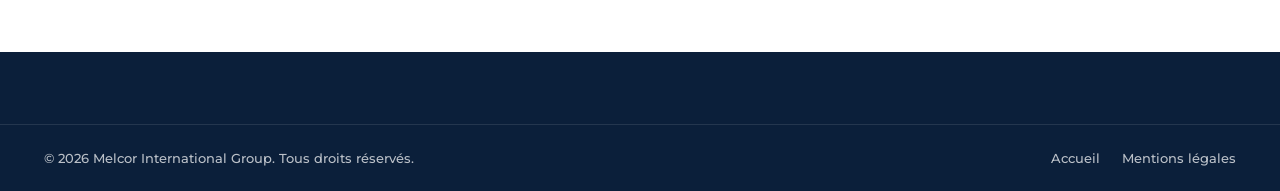
<file: confidentialite.html>
<!DOCTYPE html>
<html lang="fr">
<head>
  <meta charset="UTF-8" />
  <meta name="viewport" content="width=device-width, initial-scale=1.0" />
  <title>Politique de confidentialité | Melcor International Group</title>
  <meta name="description" content="Politique de confidentialité et protection des données de Melcor International Group." />
  <meta name="robots" content="noindex" />
  <link rel="icon" type="image/svg+xml" href="favicon.svg" />
  <link rel="preconnect" href="https://fonts.googleapis.com" />
  <link rel="preconnect" href="https://fonts.gstatic.com" crossorigin />
  <link href="https://fonts.googleapis.com/css2?family=Cairo:wght@400;500;600;700;800;900&family=Montserrat:wght@400;500;600;700;800;900&display=swap" rel="stylesheet" />
  <link rel="stylesheet" href="css/styles.css" />
</head>
<body>
  <header class="header scrolled" id="header">
    <div class="container header__inner">
      <a href="index.html" class="brand" aria-label="Melcor International Group - Accueil">
        <span class="brand__logo">
          <img class="brand__img" src="assets/logo-icon.png" alt="" aria-hidden="true" />
        </span>
        <span class="brand__text">
          <span class="brand__name">MELCOR</span>
          <span class="brand__sub">INTERNATIONAL GROUP</span>
        </span>
      </a>
      <nav class="nav" id="nav">
        <a href="index.html" class="nav__link" data-en="Home" data-ar="الرئيسية">Accueil</a>
        <a href="index.html#services" class="nav__link" data-en="Services" data-ar="خدماتنا">Services</a>
        <a href="index.html#contact" class="btn btn--primary nav__cta" data-en="Get in touch" data-ar="تواصل معنا">Contactez-nous</a>
      </nav>
      <div class="lang" role="group" aria-label="Choisir la langue / Choose language / اختر اللغة">
        <button class="lang__btn is-active" data-lang="fr" aria-label="Français" title="Français">
          <svg class="flag" viewBox="0 0 3 2" preserveAspectRatio="none" aria-hidden="true"><rect width="3" height="2" fill="#fff"/><rect width="1" height="2" fill="#0055A4"/><rect width="1" height="2" x="2" fill="#EF4135"/></svg>
        </button>
        <button class="lang__btn" data-lang="en" aria-label="English" title="English">
          <svg class="flag" viewBox="0 0 60 30" preserveAspectRatio="none" aria-hidden="true"><rect width="60" height="30" fill="#012169"/><path d="M0,0 L60,30 M60,0 L0,30" stroke="#fff" stroke-width="6"/><path d="M0,0 L60,30 M60,0 L0,30" stroke="#C8102E" stroke-width="3"/><path d="M30,0 V30 M0,15 H60" stroke="#fff" stroke-width="10"/><path d="M30,0 V30 M0,15 H60" stroke="#C8102E" stroke-width="6"/></svg>
        </button>
        <button class="lang__btn" data-lang="ar" aria-label="العربية" title="العربية">
          <svg class="flag" viewBox="0 0 60 40" preserveAspectRatio="none" aria-hidden="true"><rect width="60" height="40" fill="#c1272d"/><path d="M30 11 L36.9 30.5 L20.3 18.4 L39.7 18.4 L23.1 30.5 Z" fill="none" stroke="#006233" stroke-width="1.6"/></svg>
        </button>
      </div>
    </div>
  </header>

  <main class="legal">
    <div class="container">
      <div class="legal__head">
        <span class="section-head__tag" data-en="Your data" data-ar="بياناتك">Vos données</span>
        <h1 data-en="Privacy policy" data-ar="سياسة الخصوصية">Politique de confidentialité</h1>
        <p data-en="Last updated: July 2026" data-ar="آخر تحديث: يوليو 2026">Dernière mise à jour : juillet 2026</p>
      </div>

      <div class="legal__body">
        <h2 data-en="1. Data collection" data-ar="1. جمع البيانات">1. Collecte des données</h2>
        <p data-en="Melcor International Group only collects the data you voluntarily provide, in particular through the contact form: name, email address, company and message. No sensitive data is requested." data-ar="لا تجمع Melcor International Group سوى البيانات التي تقدّمها طوعاً، لا سيما عبر نموذج الاتصال: الاسم والبريد الإلكتروني والشركة والرسالة. لا تُطلب أي بيانات حساسة.">
          Melcor International Group collecte uniquement les données que vous nous transmettez volontairement,
          notamment via le formulaire de contact : nom, adresse email, entreprise et message. Aucune donnée
          sensible n'est demandée.
        </p>

        <h2 data-en="2. Use of data" data-ar="2. استخدام البيانات">2. Utilisation des données</h2>
        <p data-en="The information collected is used exclusively to:" data-ar="تُستخدم المعلومات المجمَّعة حصرياً من أجل:">Les informations recueillies sont utilisées exclusivement pour :</p>
        <ul>
          <li data-en="respond to your contact and information requests;" data-ar="الرد على طلبات التواصل والاستفسار؛">répondre à vos demandes de contact et de renseignements ;</li>
          <li data-en="follow up on our business exchanges;" data-ar="متابعة تعاملاتنا التجارية؛">assurer le suivi de nos échanges commerciaux ;</li>
          <li data-en="improve our services." data-ar="تحسين خدماتنا.">améliorer nos services.</li>
        </ul>
        <p data-en="Your data is never sold or transferred to third parties for commercial purposes." data-ar="لا تُباع بياناتك أو تُنقل إلى أطراف ثالثة لأغراض تجارية أبداً.">Vos données ne sont jamais vendues ni cédées à des tiers à des fins commerciales.</p>

        <h2 data-en="3. Retention" data-ar="3. مدة الاحتفاظ">3. Conservation</h2>
        <p data-en="Your data is kept for the time necessary to process your request, then archived or deleted in accordance with our legal obligations." data-ar="يُحتفظ ببياناتك للمدة اللازمة لمعالجة طلبك، ثم تُؤرشَف أو تُحذَف وفقاً لالتزاماتنا القانونية.">
          Vos données sont conservées pour la durée nécessaire au traitement de votre demande, puis archivées
          ou supprimées conformément à nos obligations légales.
        </p>

        <h2 data-en="4. Your rights" data-ar="4. حقوقك">4. Vos droits</h2>
        <p data-en="You have the right to access, rectify and delete data concerning you. To exercise these rights, contact us at &lt;a href=&quot;mailto:info@melcorinternational.com&quot;&gt;info@melcorinternational.com&lt;/a&gt;." data-ar="لك الحق في الوصول إلى بياناتك وتصحيحها وحذفها. لممارسة هذه الحقوق، تواصل معنا عبر &lt;a href=&quot;mailto:info@melcorinternational.com&quot;&gt;info@melcorinternational.com&lt;/a&gt;.">
          Vous disposez d'un droit d'accès, de rectification et de suppression des données vous concernant.
          Pour exercer ces droits, contactez-nous à
          <a href="mailto:info@melcorinternational.com">info@melcorinternational.com</a>.
        </p>

        <h2 data-en="5. Cookies" data-ar="5. ملفات تعريف الارتباط">5. Cookies</h2>
        <p data-en="This site does not use advertising tracking cookies. If audience measurement tools were to be added, this policy would be updated and your consent obtained where applicable." data-ar="لا يستخدم هذا الموقع ملفات تعريف ارتباط للتتبّع الإعلاني. وإذا أُضيفت أدوات لقياس الجمهور، فسيتم تحديث هذه السياسة والحصول على موافقتك عند الاقتضاء.">
          Ce site n'utilise pas de cookies de suivi publicitaire. Si des outils de mesure d'audience venaient
          à être ajoutés, cette politique serait mise à jour et votre consentement serait recueilli le cas échéant.
        </p>

        <h2 data-en="6. Security" data-ar="6. الأمن">6. Sécurité</h2>
        <p data-en="We implement reasonable measures to protect your data against any unauthorized access, alteration or disclosure." data-ar="نطبّق تدابير معقولة لحماية بياناتك من أي وصول أو تعديل أو إفشاء غير مصرَّح به.">
          Nous mettons en œuvre des mesures raisonnables pour protéger vos données contre tout accès,
          modification ou divulgation non autorisés.
        </p>

        <h2 data-en="7. Contact" data-ar="7. اتصل بنا">7. Contact</h2>
        <p data-en="For any question about this privacy policy, write to us at &lt;a href=&quot;mailto:info@melcorinternational.com&quot;&gt;info@melcorinternational.com&lt;/a&gt;." data-ar="لأي سؤال يتعلق بسياسة الخصوصية هذه، راسلنا عبر &lt;a href=&quot;mailto:info@melcorinternational.com&quot;&gt;info@melcorinternational.com&lt;/a&gt;.">
          Pour toute question relative à cette politique de confidentialité, écrivez-nous à
          <a href="mailto:info@melcorinternational.com">info@melcorinternational.com</a>.
        </p>

        <div class="legal__note" data-en="⚠️ This text is a basic template. Adapt it to Moroccan law no. 09-08 on personal data protection (declaration to the CNDP), and to the GDPR if you process data of EU residents. Also fill in your host's details." data-ar="⚠️ هذا النص نموذج أساسي. عدّله ليتوافق مع القانون المغربي رقم 09-08 المتعلق بحماية البيانات الشخصية (التصريح لدى CNDP)، ومع اللائحة الأوروبية RGPD إذا كنت تعالج بيانات مقيمين في الاتحاد الأوروبي. أكمل أيضاً بيانات المستضيف.">
          ⚠️ Ce texte est un modèle de base. Adapte-le à la loi marocaine n° 09-08 relative à la protection
          des données personnelles (déclaration auprès de la CNDP), et au RGPD si tu traites des données de
          résidents de l'UE. Complète aussi les coordonnées de ton hébergeur.
        </div>
      </div>
    </div>
  </main>

  <footer class="footer">
    <div class="footer__bottom">
      <div class="container">
        <p data-en="© 2026 Melcor International Group. All rights reserved." data-ar="© 2026 ميلكور إنترناشيونال غروب. جميع الحقوق محفوظة.">© 2026 Melcor International Group. Tous droits réservés.</p>
        <nav class="footer__legal">
          <a href="index.html" data-en="Home" data-ar="الرئيسية">Accueil</a>
          <a href="mentions-legales.html" data-en="Legal notice" data-ar="الإشعار القانوني">Mentions légales</a>
        </nav>
      </div>
    </div>
  </footer>

  <script src="js/i18n.js"></script>
</body>
</html>
</file>
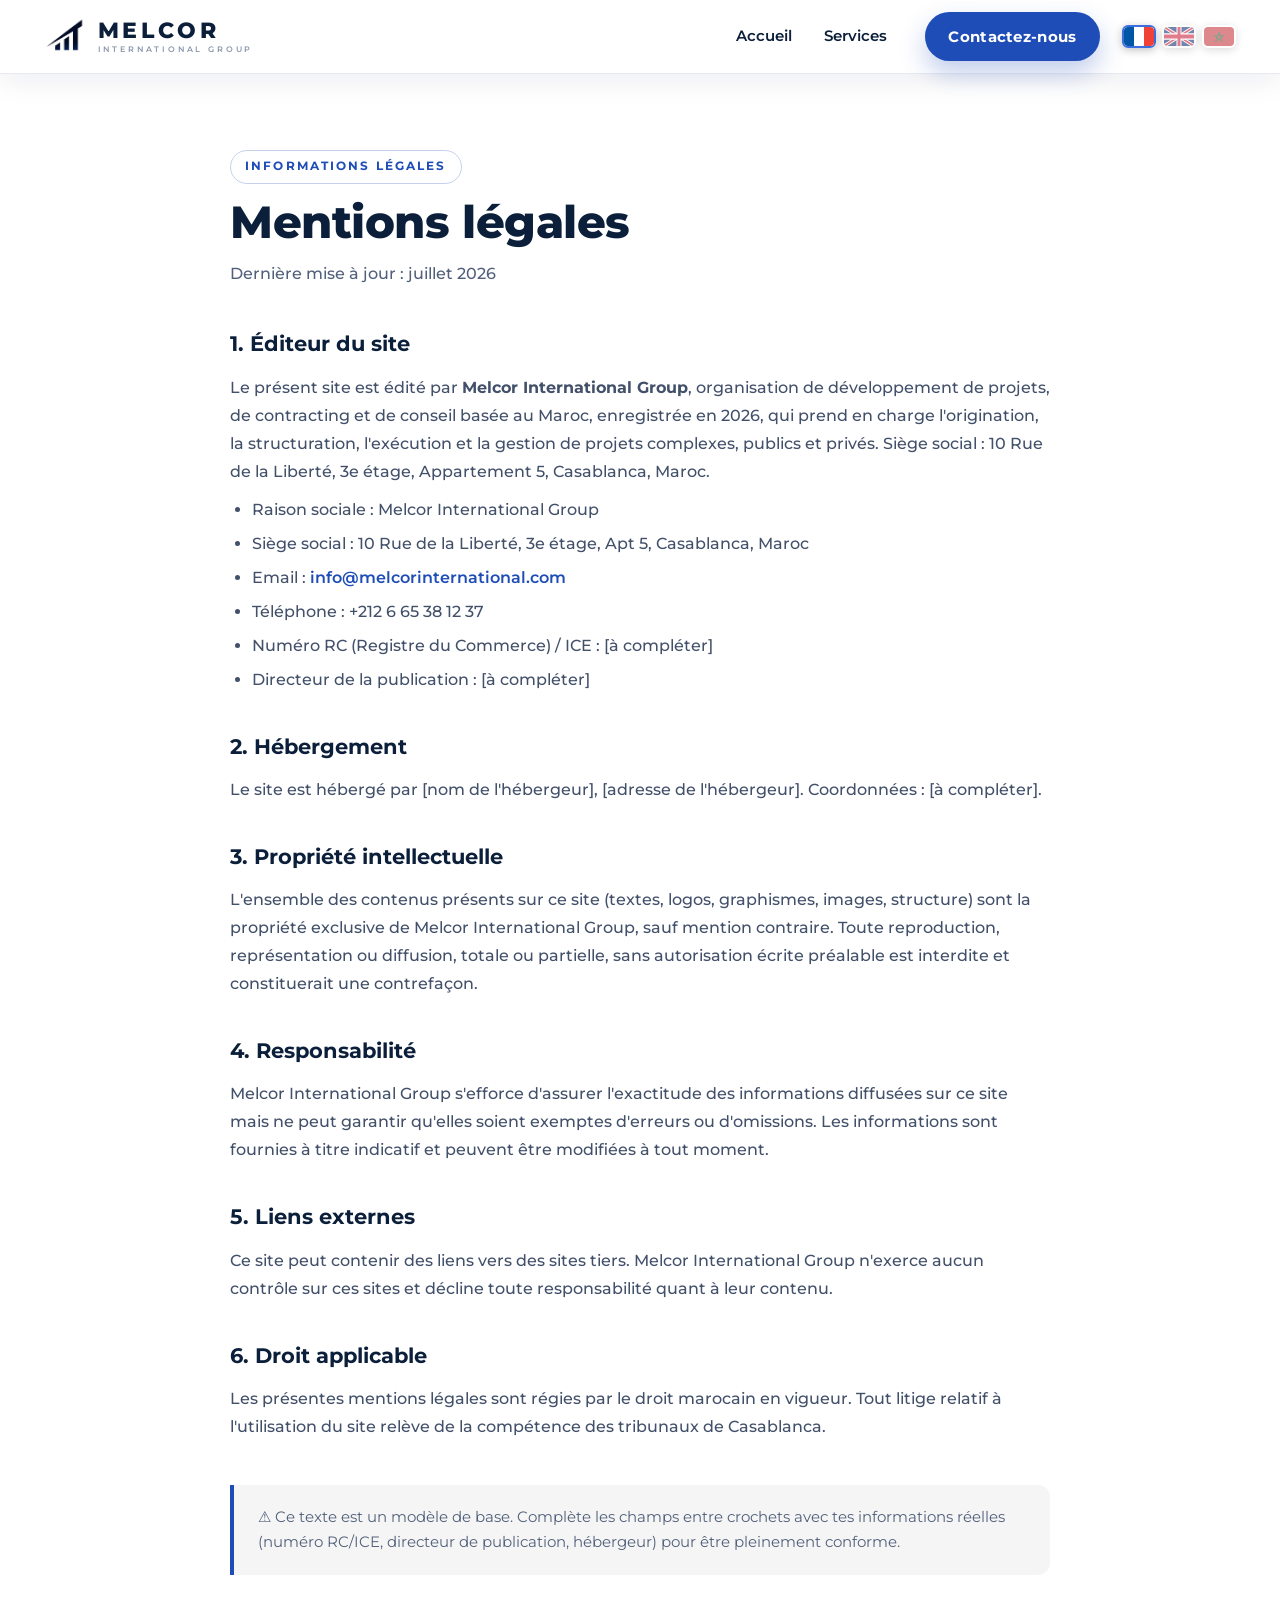
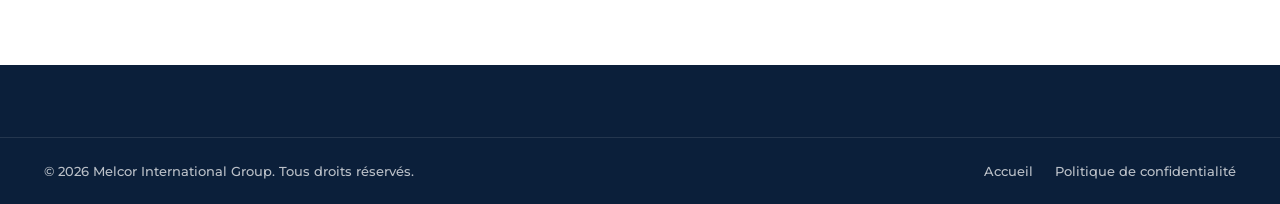
<file: mentions-legales.html>
<!DOCTYPE html>
<html lang="fr">
<head>
  <meta charset="UTF-8" />
  <meta name="viewport" content="width=device-width, initial-scale=1.0" />
  <title>Mentions légales | Melcor International Group</title>
  <meta name="description" content="Mentions légales de Melcor International Group." />
  <meta name="robots" content="noindex" />
  <link rel="icon" type="image/svg+xml" href="favicon.svg" />
  <link rel="preconnect" href="https://fonts.googleapis.com" />
  <link rel="preconnect" href="https://fonts.gstatic.com" crossorigin />
  <link href="https://fonts.googleapis.com/css2?family=Cairo:wght@400;500;600;700;800;900&family=Montserrat:wght@400;500;600;700;800;900&display=swap" rel="stylesheet" />
  <link rel="stylesheet" href="css/styles.css" />
</head>
<body>
  <header class="header scrolled" id="header">
    <div class="container header__inner">
      <a href="index.html" class="brand" aria-label="Melcor International Group - Accueil">
        <span class="brand__logo">
          <img class="brand__img" src="assets/logo-icon.png" alt="" aria-hidden="true" />
        </span>
        <span class="brand__text">
          <span class="brand__name">MELCOR</span>
          <span class="brand__sub">INTERNATIONAL GROUP</span>
        </span>
      </a>
      <nav class="nav" id="nav">
        <a href="index.html" class="nav__link" data-en="Home" data-ar="الرئيسية">Accueil</a>
        <a href="index.html#services" class="nav__link" data-en="Services" data-ar="خدماتنا">Services</a>
        <a href="index.html#contact" class="btn btn--primary nav__cta" data-en="Get in touch" data-ar="تواصل معنا">Contactez-nous</a>
      </nav>
      <div class="lang" role="group" aria-label="Choisir la langue / Choose language / اختر اللغة">
        <button class="lang__btn is-active" data-lang="fr" aria-label="Français" title="Français">
          <svg class="flag" viewBox="0 0 3 2" preserveAspectRatio="none" aria-hidden="true"><rect width="3" height="2" fill="#fff"/><rect width="1" height="2" fill="#0055A4"/><rect width="1" height="2" x="2" fill="#EF4135"/></svg>
        </button>
        <button class="lang__btn" data-lang="en" aria-label="English" title="English">
          <svg class="flag" viewBox="0 0 60 30" preserveAspectRatio="none" aria-hidden="true"><rect width="60" height="30" fill="#012169"/><path d="M0,0 L60,30 M60,0 L0,30" stroke="#fff" stroke-width="6"/><path d="M0,0 L60,30 M60,0 L0,30" stroke="#C8102E" stroke-width="3"/><path d="M30,0 V30 M0,15 H60" stroke="#fff" stroke-width="10"/><path d="M30,0 V30 M0,15 H60" stroke="#C8102E" stroke-width="6"/></svg>
        </button>
        <button class="lang__btn" data-lang="ar" aria-label="العربية" title="العربية">
          <svg class="flag" viewBox="0 0 60 40" preserveAspectRatio="none" aria-hidden="true"><rect width="60" height="40" fill="#c1272d"/><path d="M30 11 L36.9 30.5 L20.3 18.4 L39.7 18.4 L23.1 30.5 Z" fill="none" stroke="#006233" stroke-width="1.6"/></svg>
        </button>
      </div>
    </div>
  </header>

  <main class="legal">
    <div class="container">
      <div class="legal__head">
        <span class="section-head__tag" data-en="Legal information" data-ar="معلومات قانونية">Informations légales</span>
        <h1 data-en="Legal notice" data-ar="الإشعار القانوني">Mentions légales</h1>
        <p data-en="Last updated: July 2026" data-ar="آخر تحديث: يوليو 2026">Dernière mise à jour : juillet 2026</p>
      </div>

      <div class="legal__body">
        <h2 data-en="1. Site publisher" data-ar="1. الناشر">1. Éditeur du site</h2>
        <p data-en="This website is published by <strong>Melcor International Group</strong>, a Morocco-based project development, contracting and advisory organization registered in 2026, engaged in the origination, structuring, execution and management of complex public and private projects. Registered office: 10 Rue de la Liberté, 3rd floor, Apartment 5, Casablanca, Morocco." data-ar="هذا الموقع تنشره <strong>Melcor International Group</strong>، منظمة مغربية لتطوير المشاريع والمقاولة والاستشارة مسجَّلة سنة 2026، تتولّى نشأة المشاريع المعقّدة العامة والخاصة وهيكلتها وتنفيذها وإدارتها. المقر الاجتماعي: 10 شارع الحرية، الطابق الثالث، شقة 5، الدار البيضاء، المغرب.">
          Le présent site est édité par <strong>Melcor International Group</strong>, organisation de
          développement de projets, de contracting et de conseil basée au Maroc, enregistrée en 2026,
          qui prend en charge l'origination, la structuration, l'exécution et la gestion de projets complexes,
          publics et privés. Siège social : 10 Rue de la Liberté, 3e étage, Appartement 5, Casablanca, Maroc.
        </p>
        <ul>
          <li data-en="Company name: Melcor International Group" data-ar="الاسم التجاري: Melcor International Group">Raison sociale : Melcor International Group</li>
          <li data-en="Registered office: 10 Rue de la Liberté, 3rd floor, Apt 5, Casablanca, Morocco" data-ar="المقر: 10 شارع الحرية، الطابق الثالث، شقة 5، الدار البيضاء، المغرب">Siège social : 10 Rue de la Liberté, 3e étage, Apt 5, Casablanca, Maroc</li>
          <li data-en="Email: &lt;a href=&quot;mailto:info@melcorinternational.com&quot;&gt;info@melcorinternational.com&lt;/a&gt;" data-ar="البريد الإلكتروني: &lt;a href=&quot;mailto:info@melcorinternational.com&quot;&gt;info@melcorinternational.com&lt;/a&gt;">Email : <a href="mailto:info@melcorinternational.com">info@melcorinternational.com</a></li>
          <li data-en="Phone: +212 6 65 38 12 37" data-ar="الهاتف: +212 6 65 38 12 37">Téléphone : +212 6 65 38 12 37</li>
          <li data-en="Trade Register (RC) / ICE number: [to be completed]" data-ar="رقم السجل التجاري (RC) / ICE: [للإكمال]">Numéro RC (Registre du Commerce) / ICE : [à compléter]</li>
          <li data-en="Publication director: [to be completed]" data-ar="مدير النشر: [للإكمال]">Directeur de la publication : [à compléter]</li>
        </ul>

        <h2 data-en="2. Hosting" data-ar="2. الاستضافة">2. Hébergement</h2>
        <p data-en="The website is hosted by [host name], [host address]. Contact: [to be completed]." data-ar="يستضيف الموقعَ [اسم المستضيف]، [عنوان المستضيف]. جهة الاتصال: [للإكمال].">
          Le site est hébergé par [nom de l'hébergeur], [adresse de l'hébergeur].
          Coordonnées : [à compléter].
        </p>

        <h2 data-en="3. Intellectual property" data-ar="3. الملكية الفكرية">3. Propriété intellectuelle</h2>
        <p data-en="All content on this site (text, logos, graphics, images, structure) is the exclusive property of Melcor International Group, unless otherwise stated. Any reproduction, representation or distribution, in whole or in part, without prior written authorization is prohibited and would constitute infringement." data-ar="جميع محتويات هذا الموقع (النصوص والشعارات والرسومات والصور والبنية) هي ملكية حصرية لشركة Melcor International Group، ما لم يُذكر خلاف ذلك. يُمنع أي نسخ أو تمثيل أو توزيع، كلياً أو جزئياً، دون إذن كتابي مسبق، ويُعدّ ذلك انتهاكاً.">
          L'ensemble des contenus présents sur ce site (textes, logos, graphismes, images, structure)
          sont la propriété exclusive de Melcor International Group, sauf mention contraire. Toute
          reproduction, représentation ou diffusion, totale ou partielle, sans autorisation écrite
          préalable est interdite et constituerait une contrefaçon.
        </p>

        <h2 data-en="4. Liability" data-ar="4. المسؤولية">4. Responsabilité</h2>
        <p data-en="Melcor International Group strives to ensure the accuracy of the information published on this site but cannot guarantee it is free of errors or omissions. Information is provided for guidance only and may be changed at any time." data-ar="تسعى Melcor International Group إلى ضمان دقة المعلومات المنشورة على هذا الموقع، لكنها لا تضمن خلوها من الأخطاء أو الإغفالات. تُقدَّم المعلومات على سبيل الإرشاد فقط ويمكن تعديلها في أي وقت.">
          Melcor International Group s'efforce d'assurer l'exactitude des informations diffusées sur ce site
          mais ne peut garantir qu'elles soient exemptes d'erreurs ou d'omissions. Les informations sont
          fournies à titre indicatif et peuvent être modifiées à tout moment.
        </p>

        <h2 data-en="5. External links" data-ar="5. الروابط الخارجية">5. Liens externes</h2>
        <p data-en="This site may contain links to third-party sites. Melcor International Group has no control over these sites and disclaims any responsibility for their content." data-ar="قد يحتوي هذا الموقع على روابط إلى مواقع خارجية. لا تملك Melcor International Group أي سيطرة على هذه المواقع وتخلي مسؤوليتها عن محتواها.">
          Ce site peut contenir des liens vers des sites tiers. Melcor International Group n'exerce aucun
          contrôle sur ces sites et décline toute responsabilité quant à leur contenu.
        </p>

        <h2 data-en="6. Applicable law" data-ar="6. القانون المطبق">6. Droit applicable</h2>
        <p data-en="These legal notices are governed by the applicable laws of Morocco. Any dispute relating to the use of the site falls under the jurisdiction of the courts of Casablanca." data-ar="تخضع هذه الإشعارات القانونية للقانون المغربي المعمول به. يخضع أي نزاع يتعلق باستخدام الموقع لاختصاص محاكم الدار البيضاء.">
          Les présentes mentions légales sont régies par le droit marocain en vigueur.
          Tout litige relatif à l'utilisation du site relève de la compétence des tribunaux de Casablanca.
        </p>

        <div class="legal__note" data-en="⚠️ This text is a basic template. Fill in the bracketed fields with your real information (RC/ICE number, publication director, host) to be fully compliant." data-ar="⚠️ هذا النص نموذج أساسي. املأ الحقول بين الأقواس بمعلوماتك الحقيقية (رقم السجل التجاري/ICE، مدير النشر، المستضيف) لتكون مطابقاً تماماً.">
          ⚠️ Ce texte est un modèle de base. Complète les champs entre crochets avec tes informations
          réelles (numéro RC/ICE, directeur de publication, hébergeur) pour être pleinement conforme.
        </div>
      </div>
    </div>
  </main>

  <footer class="footer">
    <div class="footer__bottom">
      <div class="container">
        <p data-en="© 2026 Melcor International Group. All rights reserved." data-ar="© 2026 ميلكور إنترناشيونال غروب. جميع الحقوق محفوظة.">© 2026 Melcor International Group. Tous droits réservés.</p>
        <nav class="footer__legal">
          <a href="index.html" data-en="Home" data-ar="الرئيسية">Accueil</a>
          <a href="confidentialite.html" data-en="Privacy policy" data-ar="سياسة الخصوصية">Politique de confidentialité</a>
        </nav>
      </div>
    </div>
  </footer>

  <script src="js/i18n.js"></script>
</body>
</html>
</file>
<file: css/styles.css>
/* =========================================================
   MELCOR INTERNATIONAL GROUP - Light theme + cinematic hero
   Palette : #0B1F3A / #1E4DB7 / #111111 / #F5F5F5 / #FFFFFF
   Police : Montserrat (Cairo pour l'arabe)
   ========================================================= */
:root{
  --navy:#0B1F3A;
  --blue:#1E4DB7;
  --blue-light:#3b6fe0;
  --blue-glow:#6d9bff;
  --black:#111111;

  --bg:#ffffff;
  --bg-alt:#f5f7fb;
  --surface:#ffffff;
  --gray-light:#F5F5F5;

  --text:#0B1F3A;         /* titres */
  --text-soft:#51607a;    /* corps */
  --text-dim:#8a97ab;     /* discret */
  --line:#e7eaf0;
  --white:#fff;

  --font:'Montserrat',system-ui,-apple-system,Segoe UI,Roboto,sans-serif;

  --radius:16px;
  --radius-sm:10px;
  --shadow-sm:0 4px 20px rgba(11,31,58,.06);
  --shadow-md:0 18px 50px rgba(11,31,58,.10);
  --shadow-lg:0 30px 80px rgba(11,31,58,.16);

  --container:1240px;
  --ease:cubic-bezier(.22,.61,.36,1);
}

*,*::before,*::after{box-sizing:border-box;margin:0;padding:0}
html{scroll-behavior:smooth;-webkit-text-size-adjust:100%}
body{
  font-family:var(--font);
  color:var(--text-soft);
  background:var(--bg);
  line-height:1.65;
  font-size:16px;
  overflow-x:hidden;
  -webkit-font-smoothing:antialiased;
}
img{max-width:100%;display:block}
a{color:inherit;text-decoration:none}
ul{list-style:none}
button{font-family:inherit;cursor:pointer;border:0;background:none}
h1,h2,h3,h4{color:var(--text)}

.container{width:100%;max-width:var(--container);margin:0 auto;padding:0 24px}

/* ---------- Buttons ---------- */
.btn{
  display:inline-flex;align-items:center;justify-content:center;gap:.5em;
  font-weight:700;font-size:.92rem;letter-spacing:.02em;
  padding:.85em 1.6em;border-radius:999px;
  transition:transform .3s var(--ease),box-shadow .3s var(--ease),background .3s,color .3s,border-color .3s;
  white-space:nowrap;
}
.btn--lg{padding:1.05em 2.1em;font-size:1rem}
.btn--block{width:100%}
.btn--primary{background:var(--blue);color:#fff;box-shadow:0 12px 26px rgba(30,77,183,.28)}
.btn--primary:hover{background:var(--navy);transform:translateY(-3px);box-shadow:0 18px 34px rgba(11,31,58,.32)}
.btn--ghost{background:transparent;color:#fff;border:1.5px solid rgba(255,255,255,.4)}
.btn--ghost:hover{border-color:#fff;background:#fff;color:var(--navy);transform:translateY(-3px)}
.btn--white{background:#fff;color:var(--navy)}
.btn--white:hover{transform:translateY(-3px);box-shadow:var(--shadow-md)}

/* ---------- Logo ---------- */
.brand{display:flex;align-items:center;gap:12px;flex-shrink:0}
.brand__logo{flex:none;display:inline-flex;align-items:center}
.brand__img{height:42px;width:auto;max-width:none;flex:none;object-fit:contain;display:block}
.footer .brand__img{height:38px}
.brand--light .brand__img{filter:brightness(0) invert(1)}
.brand__text{display:flex;flex-direction:column;line-height:1}
.brand__name{font-weight:800;font-size:1.35rem;letter-spacing:.18em;color:var(--navy)}
.brand__sub{font-weight:600;font-size:.52rem;letter-spacing:.34em;color:var(--gray-light);margin-top:3px}
.brand--light .brand__name{color:#fff}
.brand--light .brand__sub{color:rgba(255,255,255,.6)}

/* =========================================================
   HEADER - transparent sur le hero, blanc au scroll
   ========================================================= */
.header{
  position:fixed;top:0;left:0;right:0;z-index:100;
  padding:20px 0;border-bottom:1px solid transparent;
  transition:padding .35s var(--ease),background .35s,box-shadow .35s,border-color .35s;
}
.header__inner{display:flex;align-items:center;justify-content:space-between}
.header__inner .brand{margin-right:auto}
/* état par défaut : au-dessus du hero sombre -> clair */
.header .brand__img{filter:brightness(0) invert(1)}
.header .brand__name{color:#fff}
.header .brand__sub{color:rgba(255,255,255,.6)}
.header .nav__link{color:rgba(255,255,255,.9)}
.header .burger span{background:#fff}
/* état scrollé : fond blanc -> texte foncé */
.header.scrolled{
  padding:12px 0;background:rgba(255,255,255,.9);
  backdrop-filter:blur(14px);-webkit-backdrop-filter:blur(14px);
  box-shadow:0 6px 30px rgba(11,31,58,.08);border-bottom:1px solid var(--line);
}
.header.scrolled .brand__img{filter:none}
.header.scrolled .brand__name{color:var(--navy)}
.header.scrolled .brand__sub{color:var(--text-dim)}
.header.scrolled .nav__link{color:var(--navy)}
.header.scrolled .burger span{background:var(--navy)}

.nav{display:flex;align-items:center;gap:32px}
.nav__link{font-weight:600;font-size:.94rem;position:relative;padding:4px 0;transition:color .25s}
.nav__link::after{content:'';position:absolute;left:0;bottom:-2px;width:0;height:2px;background:var(--blue-light);transition:width .3s var(--ease)}
.nav__link:hover::after,.nav__link.is-active::after{width:100%}
.header .nav__link:hover,.header .nav__link.is-active{color:#fff}
.header.scrolled .nav__link:hover,.header.scrolled .nav__link.is-active{color:var(--blue)}
.nav__cta{margin-left:6px;color:#fff!important}
.nav__cta::after{display:none}

/* language switcher */
.lang{display:inline-flex;align-items:center;gap:6px;margin-left:22px}
.lang__btn{
  width:34px;height:23px;border-radius:6px;overflow:hidden;padding:0;
  border:2px solid transparent;opacity:.55;line-height:0;
  transition:opacity .25s var(--ease),border-color .25s,transform .2s var(--ease);
  box-shadow:0 2px 8px rgba(0,0,0,.25);
}
.lang__btn:hover{opacity:1;transform:translateY(-2px)}
.lang__btn.is-active{opacity:1;border-color:var(--blue-light)}
.flag{width:100%;height:100%;display:block}

.burger{display:none;flex-direction:column;gap:5px;padding:8px;margin-left:10px;z-index:110}
.burger span{width:26px;height:2.5px;border-radius:2px;transition:.3s var(--ease)}
.burger.open span:nth-child(1){transform:translateY(7.5px) rotate(45deg)}
.burger.open span:nth-child(2){opacity:0}
.burger.open span:nth-child(3){transform:translateY(-7.5px) rotate(-45deg)}

/* =========================================================
   HERO - photo plein écran + titre géant (toujours sombre)
   ========================================================= */
.hero{
  position:relative;min-height:100vh;display:flex;align-items:center;
  padding:140px 0 90px;overflow:hidden;background:var(--navy);
}
.hero__media{
  position:absolute;inset:0;z-index:0;
  background:
    linear-gradient(180deg,rgba(8,15,26,.5),rgba(8,15,26,.72)),
    linear-gradient(90deg,rgba(8,15,26,.9) 0%,rgba(8,15,26,.45) 55%,rgba(8,15,26,.3) 100%),
    url('https://images.unsplash.com/photo-1486406146926-c627a92ad1ab?auto=format&fit=crop&w=1920&q=80');
  background-size:cover;background-position:center;
  animation:heroZoom 22s ease-in-out infinite alternate;
}
@keyframes heroZoom{from{transform:scale(1)}to{transform:scale(1.08)}}
.hero__grid{
  position:absolute;inset:0;z-index:1;
  background-image:
    linear-gradient(rgba(255,255,255,.045) 1px,transparent 1px),
    linear-gradient(90deg,rgba(255,255,255,.045) 1px,transparent 1px);
  background-size:70px 70px;
  -webkit-mask:radial-gradient(circle at 25% 45%,#000,transparent 72%);
  mask:radial-gradient(circle at 25% 45%,#000,transparent 72%);
}
.hero__inner{position:relative;z-index:2}
.hero__content{max-width:820px}
.eyebrow{display:inline-block;font-weight:700;letter-spacing:.22em;font-size:.78rem;text-transform:uppercase;color:var(--blue-glow);margin-bottom:24px}
.hero__title{
  font-weight:900;line-height:1;letter-spacing:-.01em;
  font-size:clamp(2.3rem,5.4vw,4.7rem);
  color:#fff;text-transform:uppercase;text-wrap:balance;
}
.hero__title span{display:block}
.grad{background:linear-gradient(100deg,var(--blue-light),var(--blue-glow) 70%,#a9c4ff);-webkit-background-clip:text;background-clip:text;color:transparent}
.hero__lead{margin:26px 0 36px;font-size:clamp(1.02rem,1.5vw,1.2rem);color:rgba(255,255,255,.82);max-width:600px;font-weight:500}
.hero__actions{display:flex;gap:16px;flex-wrap:wrap}
.hero__meta{display:flex;align-items:center;gap:26px;margin-top:52px;flex-wrap:wrap}
.hero__point{display:flex;align-items:center;gap:9px;font-weight:600;font-size:.92rem;color:#dfe8f5}
.hero__point .dot{width:9px;height:9px;border-radius:50%;background:var(--blue-glow);box-shadow:0 0 0 4px rgba(109,155,255,.18)}
.hero__scroll{position:absolute;bottom:30px;left:50%;transform:translateX(-50%);z-index:2}
.mouse{display:block;width:26px;height:42px;border:2px solid rgba(255,255,255,.35);border-radius:14px;position:relative}
.mouse span{position:absolute;top:8px;left:50%;transform:translateX(-50%);width:4px;height:8px;border-radius:2px;background:var(--blue-glow);animation:scroll 1.6s infinite}
@keyframes scroll{0%{opacity:0;transform:translate(-50%,0)}40%{opacity:1}80%{opacity:0;transform:translate(-50%,14px)}100%{opacity:0}}

/* =========================================================
   SECTION HEADINGS
   ========================================================= */
.section-head{max-width:760px;margin:0 auto 60px;text-align:center}
.section-head__tag{
  display:inline-block;font-weight:700;letter-spacing:.18em;text-transform:uppercase;
  font-size:.74rem;color:var(--blue);margin-bottom:16px;
  padding:6px 14px;border:1px solid rgba(30,77,183,.25);border-radius:999px;
}
.section-head h2{font-weight:800;font-size:clamp(1.9rem,3.8vw,2.9rem);line-height:1.12;color:var(--navy);letter-spacing:-.01em;text-wrap:balance}
.section-head p{margin-top:18px;color:var(--text-soft);font-size:1.06rem;font-weight:500}
.section-head--light h2{color:#fff}
.section-head--light .section-head__tag{color:#8fb0ff;border-color:rgba(143,176,255,.3)}

/* =========================================================
   DOMAINS / PILLARS
   ========================================================= */
.pillars{padding:120px 0;background:var(--bg)}
.pillars__grid{display:grid;grid-template-columns:repeat(4,1fr);gap:24px}
.pillar{
  background:#fff;border:1px solid var(--line);border-radius:var(--radius);
  padding:38px 28px;text-align:center;
  transition:transform .4s var(--ease),box-shadow .4s var(--ease),border-color .4s;
}
.pillar:hover{transform:translateY(-8px);box-shadow:var(--shadow-md);border-color:transparent}
.pillar__icon{width:66px;height:66px;margin:0 auto 22px;border-radius:18px;display:grid;place-items:center;background:linear-gradient(135deg,rgba(30,77,183,.12),rgba(11,31,58,.08));transition:background .4s}
.pillar:hover .pillar__icon{background:linear-gradient(135deg,var(--blue),var(--navy))}
.pillar__icon svg{width:30px;height:30px;fill:none;stroke:var(--blue);stroke-width:1.8;stroke-linecap:round;stroke-linejoin:round;transition:stroke .4s}
.pillar:hover .pillar__icon svg{stroke:#fff}
.pillar h3{font-size:1.2rem;font-weight:700;margin-bottom:10px}
.pillar p{color:var(--text-soft);font-size:.94rem;font-weight:500}

/* =========================================================
   ABOUT / POSITIONING SPLIT
   ========================================================= */
.about{padding:20px 0 120px;background:var(--bg)}
.about__grid{display:grid;grid-template-columns:1fr 1fr;gap:70px;align-items:center}
.about__media{position:relative}
.about__img{
  height:500px;border-radius:var(--radius);
  background:linear-gradient(160deg,rgba(11,31,58,.35),rgba(30,77,183,.2)),url('https://images.unsplash.com/photo-1504307651254-35680f356dfd?auto=format&fit=crop&w=1000&q=80');
  background-size:cover;background-position:center;box-shadow:var(--shadow-lg);
}
.about__badge{position:absolute;bottom:-26px;left:-26px;background:#fff;border-radius:var(--radius-sm);padding:20px 26px;box-shadow:var(--shadow-md);display:flex;flex-direction:column;border-left:4px solid var(--blue)}
.about__badge strong{font-size:1.4rem;font-weight:800;color:var(--navy)}
.about__badge span{font-size:.82rem;color:var(--text-soft);font-weight:600}
.about__content .section-head__tag{margin-bottom:16px}
.about__content h2{font-size:clamp(1.9rem,3.6vw,2.7rem);font-weight:800;line-height:1.14;letter-spacing:-.01em}
.about__content>p{color:var(--text-soft);margin:20px 0 26px;font-size:1.04rem;font-weight:500}
.checklist{display:grid;gap:14px;margin-bottom:34px}
.checklist li{position:relative;padding-left:36px;font-weight:600;color:var(--navy);font-size:.98rem}
.checklist li::before{content:'';position:absolute;left:0;top:2px;width:22px;height:22px;border-radius:50%;background:var(--blue)}
.checklist li::after{content:'';position:absolute;left:8px;top:8px;width:6px;height:10px;border:solid #fff;border-width:0 2px 2px 0;transform:rotate(45deg)}

/* =========================================================
   MODEL & VALUES
   ========================================================= */
.mission{position:relative;padding:120px 0;background:var(--bg-alt);overflow:hidden}
.mission__bg{position:absolute;inset:0;background:radial-gradient(circle at 85% 12%,rgba(30,77,183,.08),transparent 45%)}
.mission .container{position:relative}
.mission__lead{max-width:780px;margin:0 auto 56px;text-align:center}
.mission__lead h2{font-weight:800;font-size:clamp(1.9rem,3.8vw,2.7rem);line-height:1.14;letter-spacing:-.01em;margin-top:8px}
.mission__lead p{margin-top:20px;color:var(--text-soft);font-size:1.08rem;font-weight:500}
.values__grid{display:grid;grid-template-columns:repeat(4,1fr);gap:24px}
.value{background:#fff;border:1px solid var(--line);border-radius:var(--radius);padding:32px 26px;transition:transform .4s var(--ease),box-shadow .4s var(--ease)}
.value:hover{transform:translateY(-6px);box-shadow:var(--shadow-md)}
.value__ic{display:inline-grid;place-items:center;width:56px;height:56px;border-radius:14px;margin-bottom:18px;background:linear-gradient(135deg,rgba(30,77,183,.12),rgba(11,31,58,.08))}
.value__ic svg{width:26px;height:26px;fill:none;stroke:var(--blue);stroke-width:1.6;stroke-linecap:round;stroke-linejoin:round}
.value h3{font-size:1.14rem;font-weight:700;margin-bottom:10px}
.value p{color:var(--text-soft);font-size:.92rem;font-weight:500}

/* =========================================================
   SERVICES - panneaux photos verticaux
   ========================================================= */
.services{padding:120px 0;background:var(--bg)}
.panels{display:grid;grid-template-columns:repeat(3,1fr);gap:16px}
.panel{position:relative;min-height:440px;border-radius:14px;overflow:hidden;display:flex;align-items:flex-end;background:#0d1a2e;border:1px solid var(--line);transition:transform .5s var(--ease),box-shadow .5s var(--ease)}
.panel__bg{position:absolute;inset:0;background-size:cover;background-position:center;transition:transform .8s var(--ease)}
.panel__bg::after{content:'';position:absolute;inset:0;background:linear-gradient(180deg,rgba(8,15,26,.1) 20%,rgba(8,15,26,.55) 55%,rgba(8,15,26,.96))}
.panel:hover{transform:translateY(-6px);box-shadow:var(--shadow-lg)}
.panel:hover .panel__bg{transform:scale(1.07)}
.panel__inner{position:relative;z-index:2;padding:34px;width:100%}
.panel__no{display:block;font-size:.8rem;font-weight:700;letter-spacing:.18em;color:var(--blue-glow);margin-bottom:14px}
.panel h3{font-size:1.4rem;font-weight:800;text-transform:uppercase;letter-spacing:.01em;line-height:1.12;margin-bottom:12px;color:#fff}
.panel p{color:rgba(255,255,255,.82);font-size:.92rem;font-weight:500;max-height:0;opacity:0;overflow:hidden;transition:max-height .5s var(--ease),opacity .4s var(--ease)}
.panel:hover p{max-height:140px;opacity:1}
.panel__line{height:3px;width:44px;background:var(--blue-light);margin-top:16px;transition:width .5s var(--ease)}
.panel:hover .panel__line{width:80px}

/* =========================================================
   EXPERIENCE (bande sombre pour contraste)
   ========================================================= */
.stats{position:relative;padding:110px 0;color:#fff;overflow:hidden;background:var(--navy)}
.stats__bg{position:absolute;inset:0;z-index:0;background:radial-gradient(circle at 15% 20%,rgba(30,77,183,.5),transparent 42%),radial-gradient(circle at 85% 85%,rgba(30,77,183,.3),transparent 45%)}
.stats .container{position:relative;z-index:1}
.stats__grid{display:grid;grid-template-columns:repeat(4,1fr);gap:30px;margin-top:10px}
.stat{text-align:center}
.stat__num{font-size:clamp(2.6rem,5vw,3.6rem);font-weight:900;line-height:1;background:linear-gradient(120deg,#fff,#9fbcff);-webkit-background-clip:text;background-clip:text;color:transparent}
.stat p{margin-top:12px;color:rgba(255,255,255,.72);font-weight:600;letter-spacing:.02em}
.chips{display:flex;flex-wrap:wrap;gap:12px;justify-content:center;max-width:960px;margin:52px auto 0}
.chip{padding:10px 18px;border-radius:999px;font-weight:600;font-size:.86rem;background:rgba(255,255,255,.06);border:1px solid rgba(255,255,255,.18);color:#dfe8f5;transition:background .3s var(--ease),transform .2s var(--ease),border-color .3s}
.chip:hover{background:rgba(30,77,183,.4);border-color:rgba(109,155,255,.5);transform:translateY(-2px)}

/* =========================================================
   PROCESS / METHOD
   ========================================================= */
.method{padding:120px 0;background:var(--bg-alt)}
.method__grid{display:grid;grid-template-columns:repeat(4,1fr);gap:24px}
.step{position:relative;padding:30px 26px 32px;border-radius:var(--radius);background:#fff;border:1px solid var(--line);transition:transform .4s var(--ease),box-shadow .4s var(--ease)}
.step::before{content:'';position:absolute;left:0;top:0;height:100%;width:4px;border-radius:4px 0 0 4px;background:linear-gradient(180deg,var(--blue),var(--navy));opacity:0;transition:opacity .4s}
.step:hover{transform:translateY(-6px);box-shadow:var(--shadow-md)}
.step:hover::before{opacity:1}
.step__no{display:block;font-size:2.6rem;font-weight:900;line-height:1;background:linear-gradient(120deg,var(--blue),var(--navy));-webkit-background-clip:text;background-clip:text;color:transparent;margin-bottom:16px}
.step h3{font-size:1.24rem;font-weight:700;margin-bottom:10px}
.step p{color:var(--text-soft);font-size:.94rem;font-weight:500}

/* =========================================================
   CONTACT
   ========================================================= */
.contact{padding:120px 0;background:var(--bg)}
.contact__grid{display:grid;grid-template-columns:.9fr 1.1fr;gap:64px;align-items:start}
.contact__info h2{font-size:clamp(1.9rem,3.6vw,2.7rem);font-weight:800;line-height:1.14;margin-top:14px}
.contact__info>p{color:var(--text-soft);margin:18px 0 34px;font-weight:500}
.contact__list{display:grid;gap:22px}
.contact__list li{display:flex;align-items:center;gap:18px}
.contact__ic{flex:none;width:52px;height:52px;border-radius:14px;display:grid;place-items:center;background:linear-gradient(135deg,rgba(30,77,183,.12),rgba(11,31,58,.08))}
.contact__ic svg{width:24px;height:24px;fill:none;stroke:var(--blue);stroke-width:1.8;stroke-linecap:round;stroke-linejoin:round}
.contact__list strong{display:block;font-size:.8rem;text-transform:uppercase;letter-spacing:.08em;color:var(--text-dim)}
.contact__list a,.contact__list span{font-weight:600;color:var(--navy)}
.contact__list a:hover{color:var(--blue)}
.contact__form{background:#fff;border:1px solid var(--line);border-radius:var(--radius);padding:38px;box-shadow:var(--shadow-sm);display:grid;gap:20px}
.field{position:relative}
.field input,.field textarea{width:100%;padding:20px 16px 8px;border:1.5px solid var(--line);border-radius:12px;font-family:inherit;font-size:.98rem;color:var(--navy);background:#fbfcfe;transition:border-color .25s,box-shadow .25s;resize:vertical}
.field textarea{padding-top:24px}
.field label{position:absolute;left:16px;top:15px;color:var(--text-dim);font-weight:500;pointer-events:none;transition:.2s var(--ease)}
.field input:focus,.field textarea:focus{outline:none;border-color:var(--blue);box-shadow:0 0 0 4px rgba(30,77,183,.1);background:#fff}
.field input:focus+label,.field input:not(:placeholder-shown)+label,
.field textarea:focus+label,.field textarea:not(:placeholder-shown)+label{top:7px;font-size:.7rem;color:var(--blue);font-weight:700;letter-spacing:.04em}
.form__note{font-size:.9rem;font-weight:600;min-height:1em}
.form__note.ok{color:#1a8f4b}
.form__note.err{color:#d23b3b}

/* =========================================================
   FOOTER (sombre)
   ========================================================= */
.footer{background:var(--navy);color:rgba(255,255,255,.72);padding:72px 0 0}
.footer__grid{display:grid;grid-template-columns:1.6fr 1fr 1fr 1fr;gap:40px;padding-bottom:50px}
.footer__brand p{margin:20px 0 22px;font-size:.92rem;max-width:340px;font-weight:500}
.footer__brand .brand{margin-bottom:8px}
.socials{display:flex;gap:12px}
.socials a{width:40px;height:40px;border-radius:10px;display:grid;place-items:center;background:rgba(255,255,255,.08);transition:.3s var(--ease)}
.socials a:hover{background:var(--blue);transform:translateY(-3px)}
.socials svg{width:18px;height:18px;fill:#fff}
.footer__col h4{color:#fff;font-size:1rem;font-weight:700;margin-bottom:20px;letter-spacing:.02em}
.footer__col a,.footer__text{display:block;font-size:.92rem;margin-bottom:12px;font-weight:500;transition:color .25s}
.footer__col a:hover{color:#fff;padding-left:4px}
.footer__bottom{border-top:1px solid rgba(255,255,255,.1);padding:22px 0}
.footer__bottom .container{display:flex;justify-content:space-between;flex-wrap:wrap;gap:8px}
.footer__bottom p{font-size:.84rem;font-weight:500}
.footer__legal{display:flex;gap:22px;flex-wrap:wrap}
.footer__legal a{font-size:.84rem;font-weight:500;transition:color .25s}
.footer__legal a:hover{color:#fff}

/* =========================================================
   LEGAL PAGES (claires)
   ========================================================= */
.legal{padding:150px 0 90px;background:var(--bg)}
.legal__head{max-width:820px;margin:0 auto 40px}
.legal__head .section-head__tag{margin-bottom:14px}
.legal__head h1{font-weight:800;font-size:clamp(2rem,4vw,2.8rem);line-height:1.1;color:var(--navy);letter-spacing:-.01em}
.legal__head p{margin-top:14px;color:var(--text-soft);font-weight:500}
.legal__body{max-width:820px;margin:0 auto}
.legal__body h2{font-size:1.3rem;font-weight:700;color:var(--navy);margin:36px 0 12px}
.legal__body h2:first-child{margin-top:0}
.legal__body p,.legal__body li{color:#42506a;font-weight:500;line-height:1.75}
.legal__body ul{margin:10px 0 10px 22px;list-style:disc}
.legal__body li{margin-bottom:6px}
.legal__body a{color:var(--blue);font-weight:600}
.legal__note{margin-top:44px;padding:20px 24px;background:var(--gray-light);border-left:4px solid var(--blue);border-radius:0 12px 12px 0;font-size:.94rem}

/* =========================================================
   ARABIC / RTL
   ========================================================= */
html[lang="ar"] body{font-family:'Cairo','Montserrat',system-ui,sans-serif}
html[lang="ar"] .eyebrow,
html[lang="ar"] .section-head__tag,
html[lang="ar"] .hero__title,
html[lang="ar"] .nav__link,
html[lang="ar"] .brand__sub,
html[lang="ar"] .chip,
html[lang="ar"] .panel h3,
html[lang="ar"] .stat p{letter-spacing:normal}
html[lang="ar"] .section-head__tag,
html[lang="ar"] .hero__title,
html[lang="ar"] .panel h3{text-transform:none}
html[lang="ar"] .hero__title{line-height:1.25}
html[lang="ar"] .stat__num{font-family:'Montserrat',sans-serif}

html[dir="rtl"] .header__inner .brand{margin-right:0;margin-left:auto}
html[dir="rtl"] .lang{margin-left:0;margin-right:22px}
html[dir="rtl"] .burger{margin-left:0;margin-right:10px}
html[dir="rtl"] .nav__link::after{left:auto;right:0}
html[dir="rtl"] .checklist li{padding-left:0;padding-right:36px}
html[dir="rtl"] .checklist li::before{left:auto;right:0}
html[dir="rtl"] .checklist li::after{left:auto;right:8px}
html[dir="rtl"] .about__badge{left:auto;right:-26px;border-left:0;border-right:4px solid var(--blue)}
html[dir="rtl"] .step::before{left:auto;right:0;border-radius:0 4px 4px 0}

/* =========================================================
   REVEAL ANIMATIONS
   ========================================================= */
.reveal{opacity:0;transform:translateY(34px);transition:opacity .8s var(--ease),transform .8s var(--ease);transition-delay:var(--d,0s)}
.reveal.in{opacity:1;transform:none}
@media (prefers-reduced-motion:reduce){
  .reveal{opacity:1!important;transform:none!important}
  *{animation:none!important}
  html{scroll-behavior:auto}
}

/* =========================================================
   RESPONSIVE
   ========================================================= */
@media (max-width:1024px){
  .pillars__grid{grid-template-columns:repeat(2,1fr)}
  .panels{grid-template-columns:repeat(2,1fr)}
  .values__grid{grid-template-columns:repeat(2,1fr)}
  .method__grid{grid-template-columns:repeat(2,1fr)}
  .about__grid{gap:44px}
}
@media (max-width:860px){
  .hero{min-height:auto;padding:130px 0 80px}
  .hero__scroll{display:none}
  .nav{
    position:fixed;inset:0 0 0 auto;width:min(80vw,340px);
    background:#fff;flex-direction:column;justify-content:center;align-items:flex-start;
    gap:22px;padding:0 40px;transform:translateX(100%);
    transition:transform .45s var(--ease);box-shadow:-20px 0 60px rgba(11,31,58,.15);
  }
  .nav.open{transform:translateX(0)}
  .header .nav__link,.header.scrolled .nav__link{color:var(--navy)} /* menu blanc -> liens foncés */
  .header .nav__link:hover,.header .nav__link.is-active{color:var(--blue)}
  html[dir="rtl"] .nav{inset:0 auto 0 0;transform:translateX(-100%);box-shadow:20px 0 60px rgba(11,31,58,.15)}
  html[dir="rtl"] .nav.open{transform:translateX(0)}
  .nav__link{font-size:1.2rem}
  .nav__cta{margin-left:0;margin-top:10px}
  .burger{display:flex}
  .about__grid,.contact__grid{grid-template-columns:1fr}
  .about__media{max-width:520px}
  .values__grid{grid-template-columns:repeat(2,1fr)}
  .footer__grid{grid-template-columns:1fr 1fr}
}
@media (max-width:600px){
  .container{padding:0 18px}
  .pillars__grid,.panels,.values__grid,.method__grid{grid-template-columns:1fr}
  .hero__meta{gap:12px 20px}
  .contact__form{padding:26px}
  .footer__grid{grid-template-columns:1fr}
  .about__badge{left:0}
  html[dir="rtl"] .about__badge{right:0}
  .panel{min-height:340px}
  .panel p{max-height:200px;opacity:1}
}
</file>
